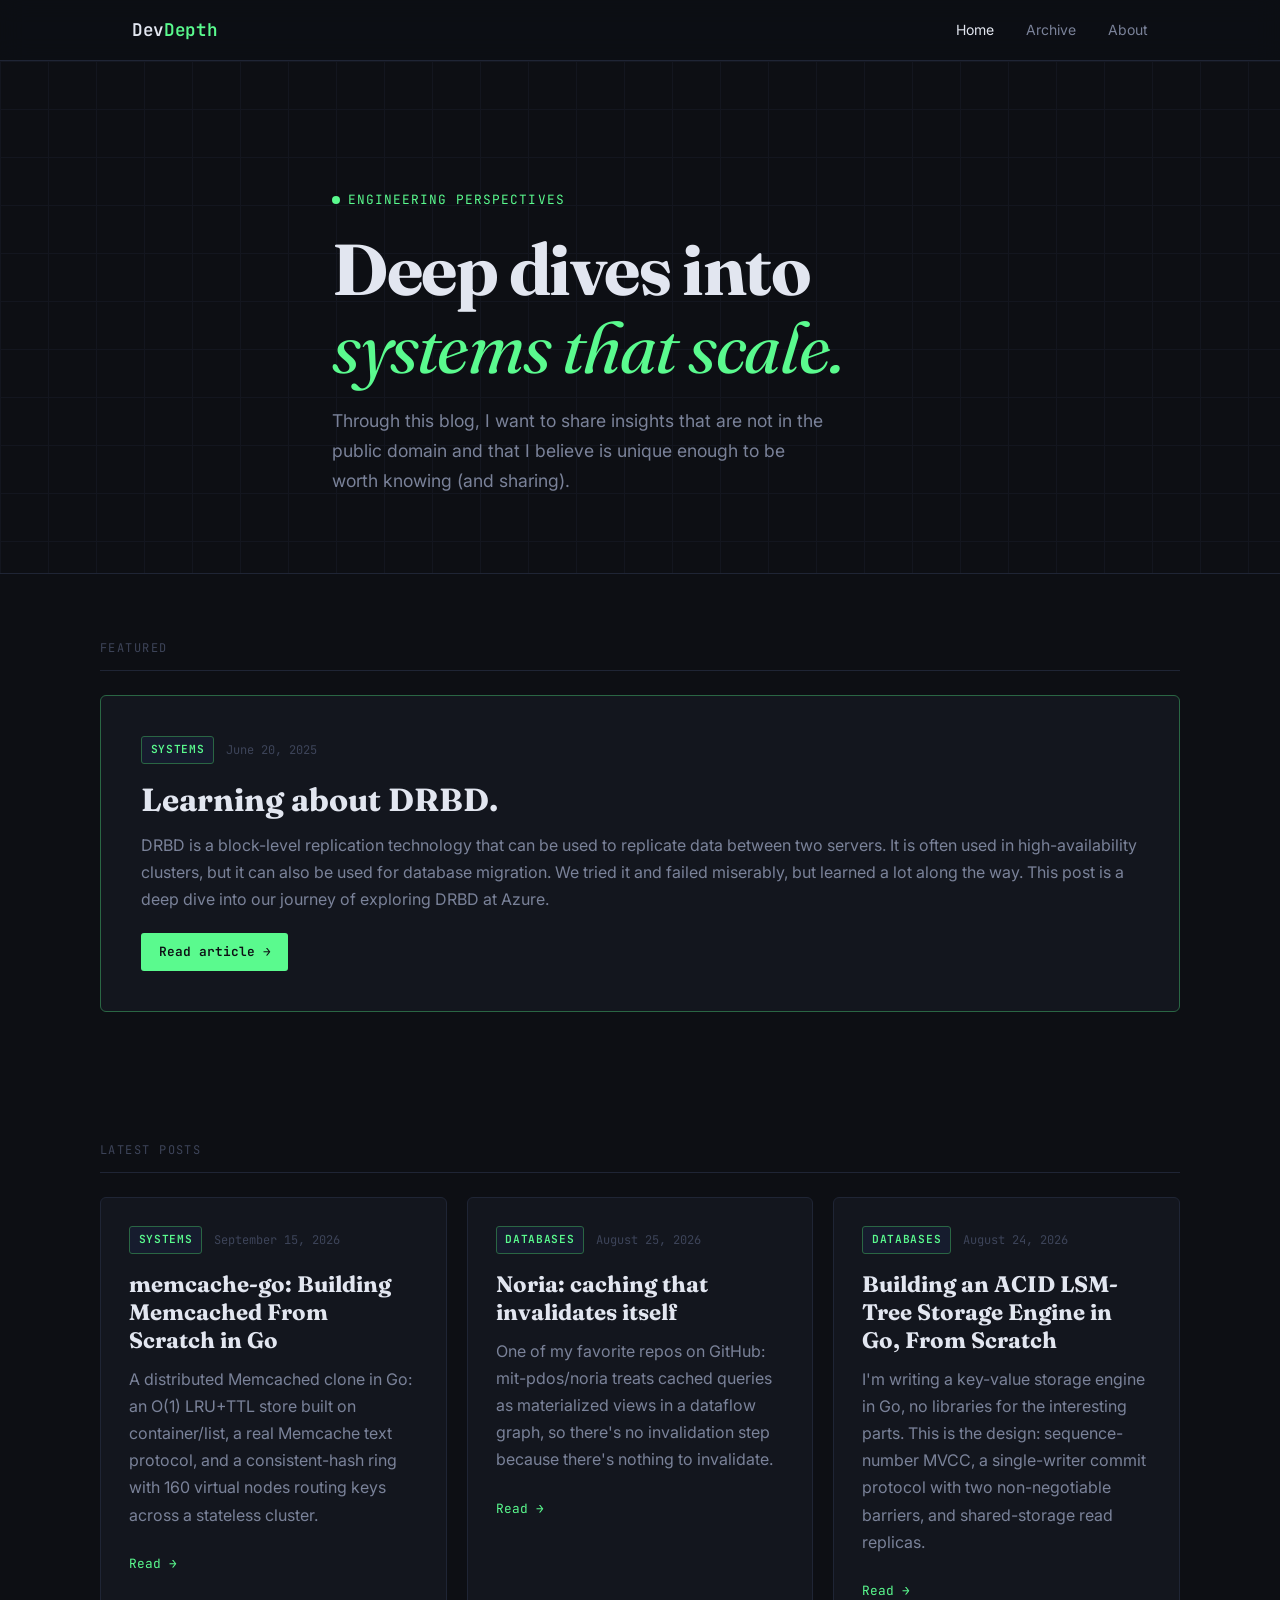
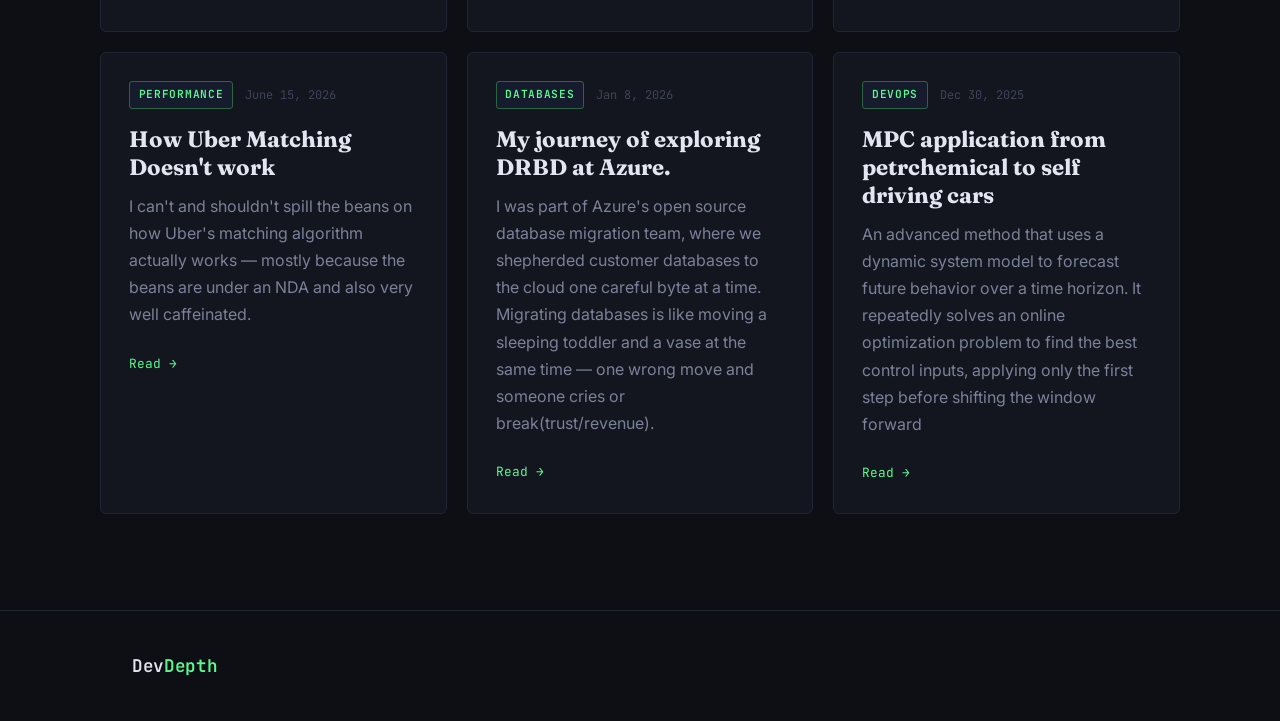
<file: index.html>
<!DOCTYPE html>
<html lang="en">
<head>
  <meta charset="UTF-8" />
  <meta name="viewport" content="width=device-width, initial-scale=1.0" />
  <title>DevDepth — Technical Blog</title>
  <link rel="icon" type="image/png" sizes="32x32" href="assets/favicon-32.png" />
  <link rel="apple-touch-icon" sizes="180x180" href="assets/favicon-180.png" />
  <meta property="og:title" content="DevDepth — Technical Blog" />
  <meta property="og:type" content="website" />
  <meta property="og:url" content="https://sumitdvlp.github.io/" />
  <meta property="og:image" content="https://sumitdvlp.github.io/assets/og-image.png" />
  <meta name="twitter:card" content="summary_large_image" />
  <meta name="twitter:image" content="https://sumitdvlp.github.io/assets/og-image.png" />
  <link rel="stylesheet" href="assets/css/main.css" />
  <link rel="preconnect" href="https://fonts.googleapis.com" />
  <link href="https://fonts.googleapis.com/css2?family=JetBrains+Mono:wght@400;600&family=Inter:wght@400;500;600&family=Fraunces:ital,wght@0,700;1,400&display=swap" rel="stylesheet" />
</head>
<script async
        src="/assets/attn.js"
        data-site="awe312fe"
        data-endpoint="https://outskirts-dimmed-unbiased.ngrok-free.dev/count"></script>

<body>

  <!-- NAV -->
  <header class="site-header">
    <nav class="nav container">
      <a href="index.html" class="nav-logo">Dev<span>Depth</span></a>
      <ul class="nav-links">
        <li><a href="index.html" class="active">Home</a></li>
        <li><a href="archive.html">Archive</a></li>
        <li><a href="about.html">About</a></li>
      </ul>
    </nav>
  </header>

  <!-- HERO -->
  <section class="hero">
    <div class="container hero-inner">
      <p class="hero-eyebrow"><span class="dot"></span> Engineering perspectives</p>
      <h1 class="hero-title">Deep dives into<br /><em>systems that scale.</em></h1>
      <p class="hero-sub">Through this blog, I want to share insights that are not in the public domain and that I believe is unique enough to be worth knowing (and sharing).</p>
    </div>
  </section>

  <!-- FEATURED POST -->
  <section class="section container">
    <p class="section-label">Featured</p>
    <article class="post-card post-card--featured">
      <div class="post-card__meta">
        <span class="tag">Systems</span>
        <span class="post-date">June 20, 2025</span>
      </div>
      <h2 class="post-card__title">
        <a href="posts/all_about_drbd.html">Learning about DRBD.</a>
      </h2>
      <p class="post-card__excerpt">
        DRBD is a block-level replication technology that can be used to replicate data between two servers. It is often used in high-availability clusters, but it can also be used for database migration. We tried it and failed miserably, but learned a lot along the way. This post is a deep dive into our journey of exploring DRBD at Azure.
      </p>
      <a href="posts/all_about_drbd.html" class="btn-read">Read article →</a>
    </article>
  </section>

  <!-- POST GRID -->
  <section class="section container">
    <p class="section-label">Latest posts</p>
    <div class="post-grid" id="post-grid">

      <article class="post-card">
        <div class="post-card__meta">
          <span class="tag">Systems</span>
          <span class="post-date">September 15, 2026</span>
        </div>
        <h3 class="post-card__title"><a href="posts/memcache-go.html">memcache-go: Building Memcached From Scratch in Go</a></h3>
        <p class="post-card__excerpt">A distributed Memcached clone in Go: an O(1) LRU+TTL store built on container/list, a real Memcache text protocol, and a consistent-hash ring with 160 virtual nodes routing keys across a stateless cluster.</p>
        <a href="posts/memcache-go.html" class="post-link">Read →</a>
      </article>

      <article class="post-card">
        <div class="post-card__meta">
          <span class="tag">Databases</span>
          <span class="post-date">August 25, 2026</span>
        </div>
        <h3 class="post-card__title"><a href="posts/noria-dataflow.html">Noria: caching that invalidates itself</a></h3>
        <p class="post-card__excerpt">One of my favorite repos on GitHub: mit-pdos/noria treats cached queries as materialized views in a dataflow graph, so there's no invalidation step because there's nothing to invalidate.</p>
        <a href="posts/noria-dataflow.html" class="post-link">Read →</a>
      </article>

      <article class="post-card">
        <div class="post-card__meta">
          <span class="tag">Databases</span>
          <span class="post-date">August 24, 2026</span>
        </div>
        <h3 class="post-card__title"><a href="posts/lsm-tree-engine.html">Building an ACID LSM-Tree Storage Engine in Go, From Scratch</a></h3>
        <p class="post-card__excerpt">I'm writing a key-value storage engine in Go, no libraries for the interesting parts. This is the design: sequence-number MVCC, a single-writer commit protocol with two non-negotiable barriers, and shared-storage read replicas.</p>
        <a href="posts/lsm-tree-engine.html" class="post-link">Read →</a>
      </article>

      <article class="post-card">
        <div class="post-card__meta">
          <span class="tag">Performance</span>
          <span class="post-date">June 15, 2026</span>
        </div>
        <h3 class="post-card__title"><a href="posts/uber_matching.html">How Uber Matching Doesn't work</a></h3>
        <p class="post-card__excerpt">I can't and shouldn't spill the beans on how Uber's matching algorithm actually works — mostly because the beans are under an NDA and also very well caffeinated.</p>
        <a href="posts/uber_matching.html" class="post-link">Read →</a>
      </article>

      <article class="post-card">
        <div class="post-card__meta">
          <span class="tag">Databases</span>
          <span class="post-date">Jan 8, 2026</span>
        </div>
        <h3 class="post-card__title"><a href="posts/drbd-exploration.html">My journey of exploring DRBD at Azure.</a></h3>
        <p class="post-card__excerpt">I was part of Azure's open source database migration team, where we shepherded customer databases to the cloud one careful byte at a time. Migrating databases is like moving a sleeping toddler and a vase at the same time — one wrong move and someone cries or break(trust/revenue).
        
    </p>
        <a href="posts/drbd-exploration.html" class="post-link">Read →</a>
      </article>

      <article class="post-card">
        <div class="post-card__meta">
          <span class="tag">DevOps</span>
          <span class="post-date">Dec 30, 2025</span>
        </div>
        <h3 class="post-card__title"><a href="posts/mpc.html">MPC application from petrchemical to self driving cars</a></h3>
        <p class="post-card__excerpt">An advanced method that uses a dynamic system model to forecast future behavior over a time horizon. It repeatedly solves an online optimization problem to find the best control inputs, applying only the first step before shifting the window forward</p>
        <a href="posts/mpc.html" class="post-link">Read →</a>
      </article>

    </div>
  </section>

  <footer class="site-footer">
    <div class="container footer-inner">
      <span class="nav-logo">Dev<span>Depth</span></span>
      
    </div>
  </footer>

  <script src="assets/js/main.js"></script>
  <script data-goatcounter="https://sumitsr71.goatcounter.com/count"
        async src="//gc.zgo.at/count.js"></script>
</body>
</html>
</file>
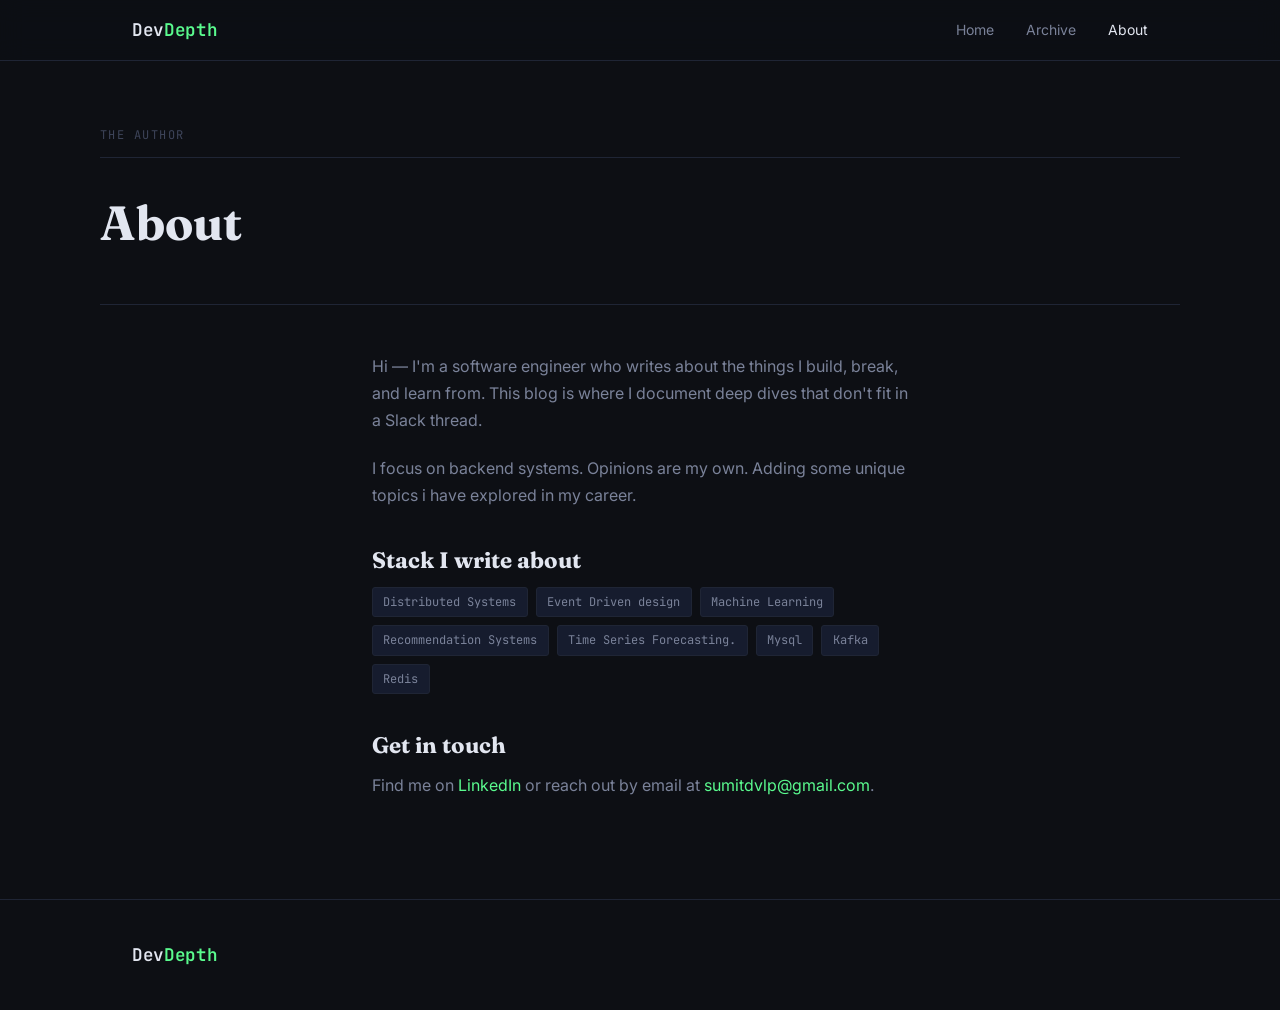
<file: about.html>
<!DOCTYPE html>
<html lang="en">
<head>
  <meta charset="UTF-8" />
  <meta name="viewport" content="width=device-width, initial-scale=1.0" />
  <title>About — DevDepth</title>
  <link rel="icon" type="image/png" sizes="32x32" href="assets/favicon-32.png" />
  <link rel="apple-touch-icon" sizes="180x180" href="assets/favicon-180.png" />
  <meta property="og:title" content="About — DevDepth" />
  <meta property="og:type" content="website" />
  <meta property="og:url" content="https://sumitdvlp.github.io/about.html" />
  <meta property="og:image" content="https://sumitdvlp.github.io/assets/og-image.png" />
  <meta name="twitter:card" content="summary_large_image" />
  <meta name="twitter:image" content="https://sumitdvlp.github.io/assets/og-image.png" />
  <link rel="stylesheet" href="assets/css/main.css" />
  <link rel="preconnect" href="https://fonts.googleapis.com" />
  <link href="https://fonts.googleapis.com/css2?family=JetBrains+Mono:wght@400;600&family=Inter:wght@400;500;600&family=Fraunces:ital,wght@0,700;1,400&display=swap" rel="stylesheet" />
  <style>
    .about-body { max-width: 600px; padding: 3rem var(--gap); }
    .about-body p { color: var(--text-muted); margin-bottom: 1.25rem; }
    .about-body h2 { font-family: var(--font-display); font-size: 1.4rem; margin: 2rem 0 .5rem; }
    .stack-list { display: flex; flex-wrap: wrap; gap: .5rem; list-style: none; padding: 0; margin-bottom: 1.25rem; }
    .stack-list li { font-family: var(--font-mono); font-size: .75rem; background: var(--tag-bg); border: 1px solid var(--border); padding: .25rem .65rem; border-radius: 3px; color: var(--text-muted); }
  </style>
</head>
<body>

  <header class="site-header">
    <nav class="nav container">
      <a href="index.html" class="nav-logo">Dev<span>Depth</span></a>
      <ul class="nav-links">
        <li><a href="index.html">Home</a></li>
        <li><a href="archive.html">Archive</a></li>
        <li><a href="about.html" class="active">About</a></li>
      </ul>
    </nav>
  </header>

  <div class="page-header container">
    <p class="section-label">The author</p>
    <h1 class="page-title">About</h1>
  </div>

  <div class="about-body container">
    <p>
      Hi — I'm a software engineer who writes about the things I build, break, and learn from.
      This blog is where I document deep dives that don't fit in a Slack thread.
    </p>
    <p>
      I focus on backend systems. Opinions are my own.
      Adding some unique topics i have explored in my career.
    </p>

    <h2>Stack I write about</h2>
    <ul class="stack-list">
      <li>Distributed Systems</li><li>Event Driven design</li><li>Machine Learning</li><li>Recommendation Systems</li><li>Time Series Forecasting.</li><li>Mysql</li><li>Kafka</li>
      <li>Redis</li>
    </ul>

    <h2>Get in touch</h2>
    <p>
      Find me on <a href="https://www.linkedin.com/in/sumitdvlp/" style="color:var(--accent)">LinkedIn</a> or reach out
      by email at <a href="mailto:sumitdvlp@gmail.com" style="color:var(--accent)">sumitdvlp@gmail.com</a>.
    </p>
  </div>

  <footer class="site-footer">
    <div class="container footer-inner">
      <span class="nav-logo">Dev<span>Depth</span></span>
      
    </div>
  </footer>

  <script src="assets/js/main.js"></script>
</body>
</html>
</file>
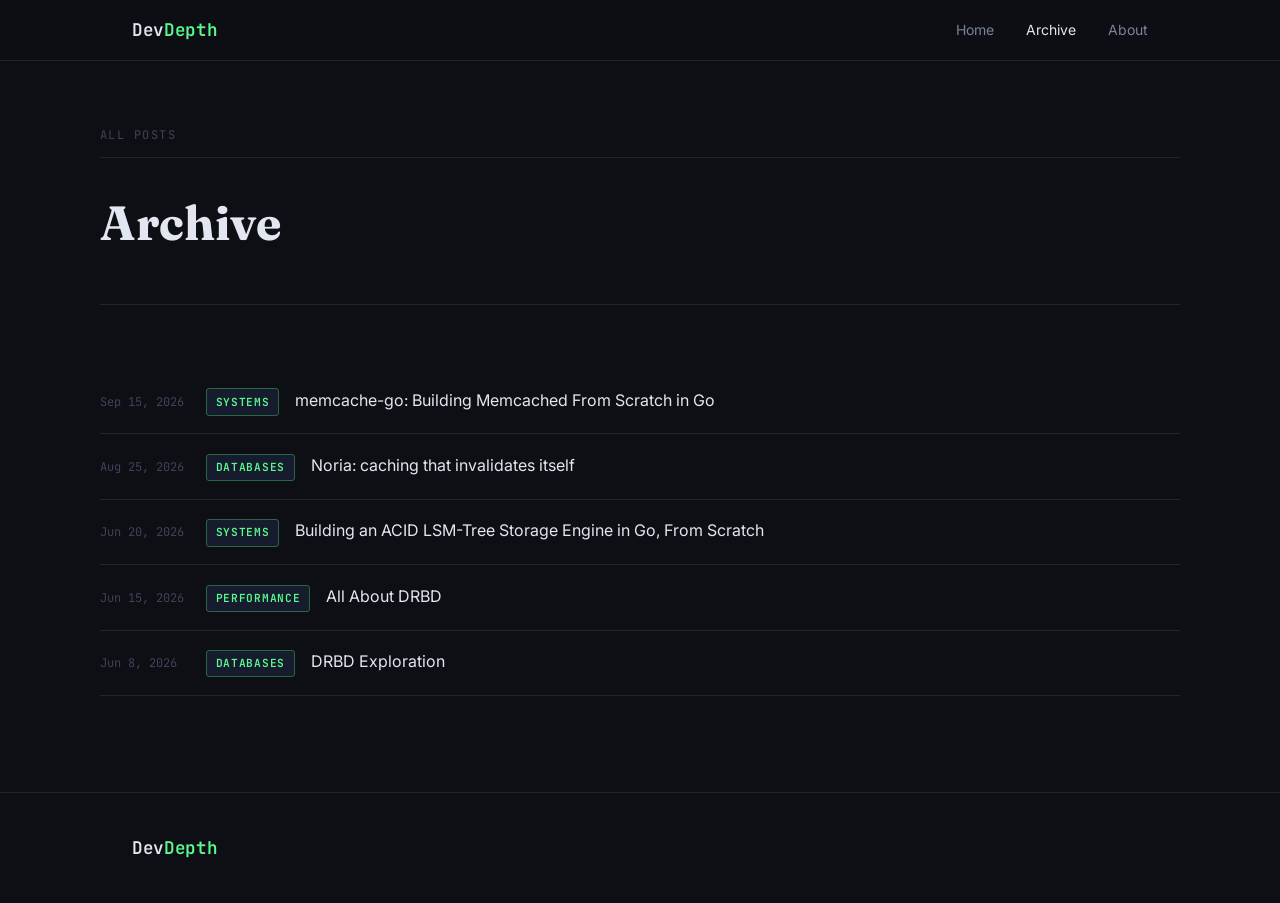
<file: archive.html>
<!DOCTYPE html>
<html lang="en">
<head>
  <meta charset="UTF-8" />
  <meta name="viewport" content="width=device-width, initial-scale=1.0" />
  <title>Archive — DevDepth</title>
  <link rel="icon" type="image/png" sizes="32x32" href="assets/favicon-32.png" />
  <link rel="apple-touch-icon" sizes="180x180" href="assets/favicon-180.png" />
  <meta property="og:title" content="Archive — DevDepth" />
  <meta property="og:type" content="website" />
  <meta property="og:url" content="https://sumitdvlp.github.io/archive.html" />
  <meta property="og:image" content="https://sumitdvlp.github.io/assets/og-image.png" />
  <meta name="twitter:card" content="summary_large_image" />
  <meta name="twitter:image" content="https://sumitdvlp.github.io/assets/og-image.png" />
  <link rel="stylesheet" href="assets/css/main.css" />
  <link rel="preconnect" href="https://fonts.googleapis.com" />
  <link href="https://fonts.googleapis.com/css2?family=JetBrains+Mono:wght@400;600&family=Inter:wght@400;500;600&family=Fraunces:ital,wght@0,700;1,400&display=swap" rel="stylesheet" />
</head>
<body>

  <header class="site-header">
    <nav class="nav container">
      <a href="index.html" class="nav-logo">Dev<span>Depth</span></a>
      <ul class="nav-links">
        <li><a href="index.html">Home</a></li>
        <li><a href="archive.html" class="active">Archive</a></li>
        <li><a href="about.html">About</a></li>
      </ul>
    </nav>
  </header>

  <div class="page-header container">
    <p class="section-label">All posts</p>
    <h1 class="page-title">Archive</h1>
  </div>

  <section class="section container">
    <ul class="archive-list">
      <li class="archive-item">
        <time>Sep 15, 2026</time>
        <span class="tag">Systems</span>
        <a href="posts/memcache-go.html">memcache-go: Building Memcached From Scratch in Go</a>
      </li>
      <li class="archive-item">
        <time>Aug 25, 2026</time>
        <span class="tag">Databases</span>
        <a href="posts/noria-dataflow.html">Noria: caching that invalidates itself</a>
      </li>
      <li class="archive-item">
        <time>Jun 20, 2026</time>
        <span class="tag">Systems</span>
        <a href="posts/lsm-tree-engine.html">Building an ACID LSM-Tree Storage Engine in Go, From Scratch</a>
      </li>
      <li class="archive-item">
        <time>Jun 15, 2026</time>
        <span class="tag">Performance</span>
        <a href="posts/all_about_drbd.html">All About DRBD</a>
      </li>
      <li class="archive-item">
        <time>Jun 8, 2026</time>
        <span class="tag">Databases</span>
        <a href="posts/drbd-exploration.html">DRBD Exploration</a>
      </li>
    </ul>
  </section>

  <footer class="site-footer">
    <div class="container footer-inner">
      <span class="nav-logo">Dev<span>Depth</span></span>
      
    </div>
  </footer>

  <script src="assets/js/main.js"></script>
</body>
</html>
</file>
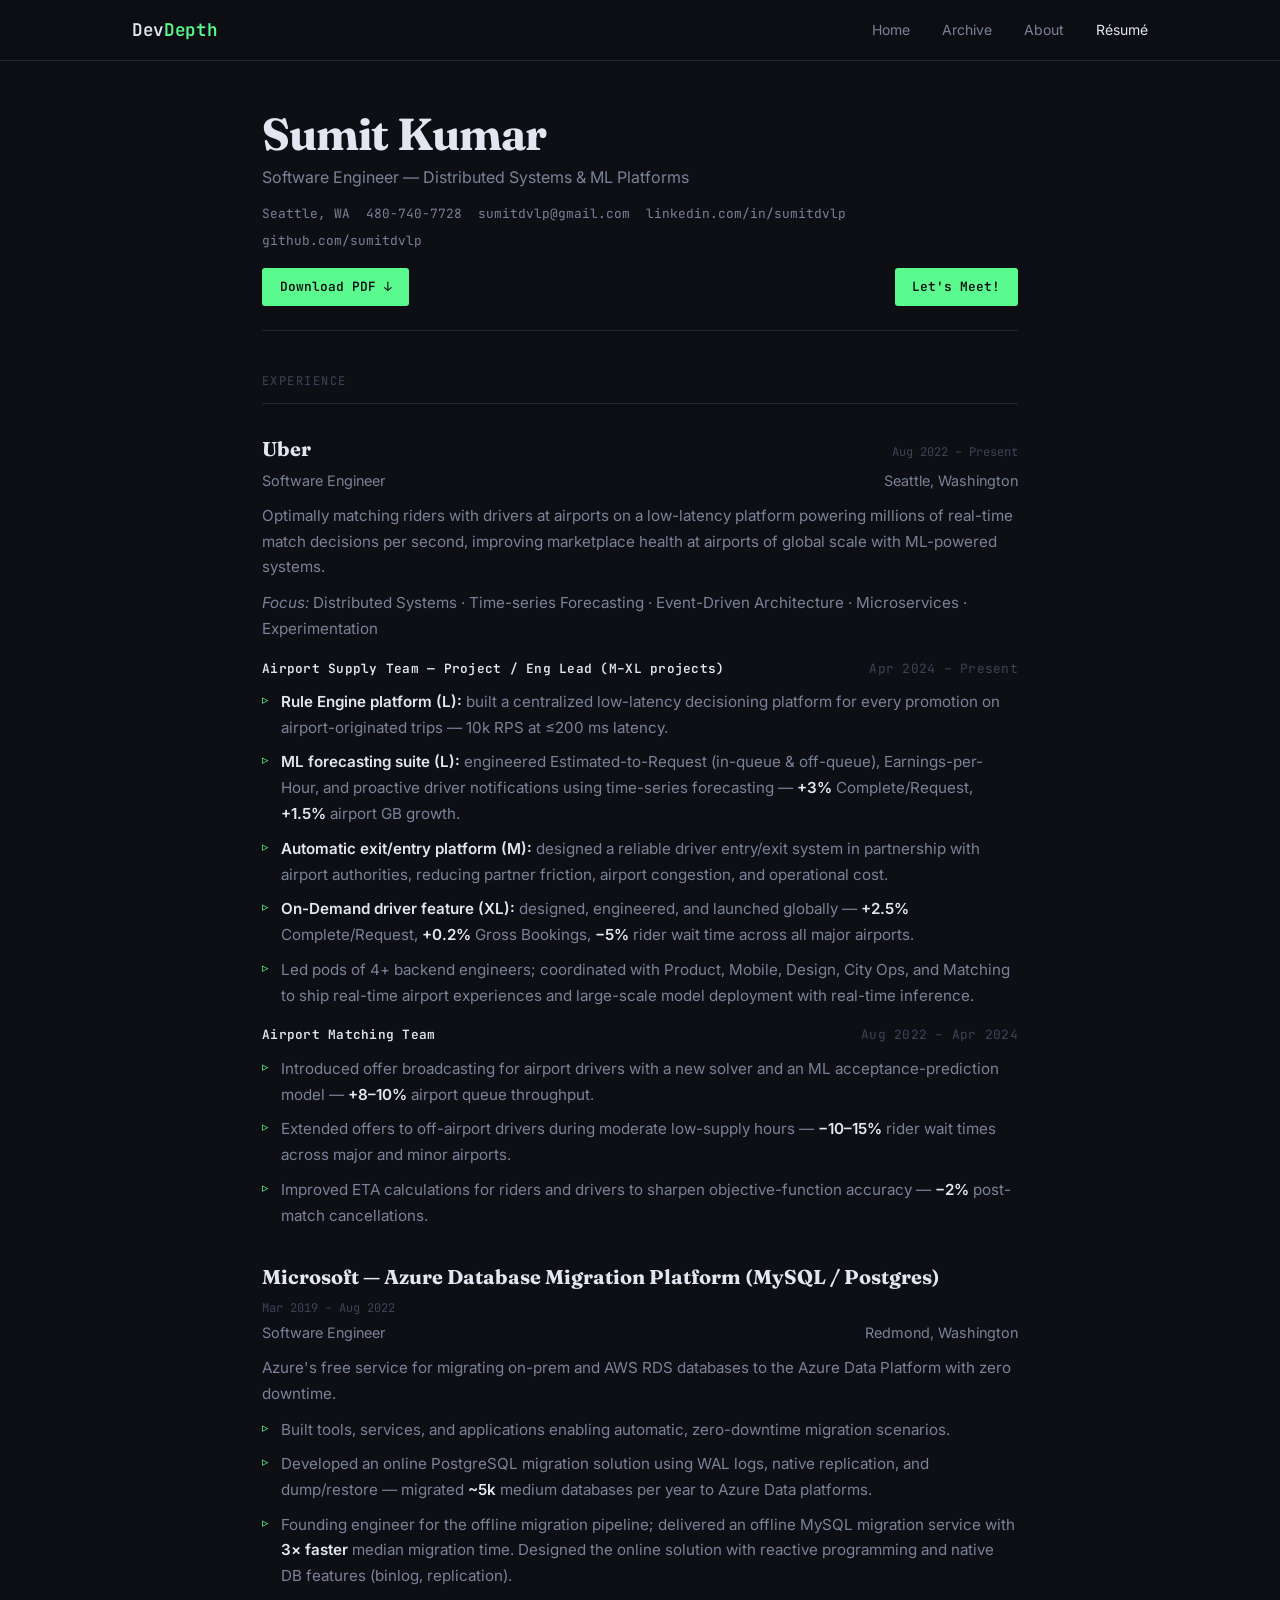
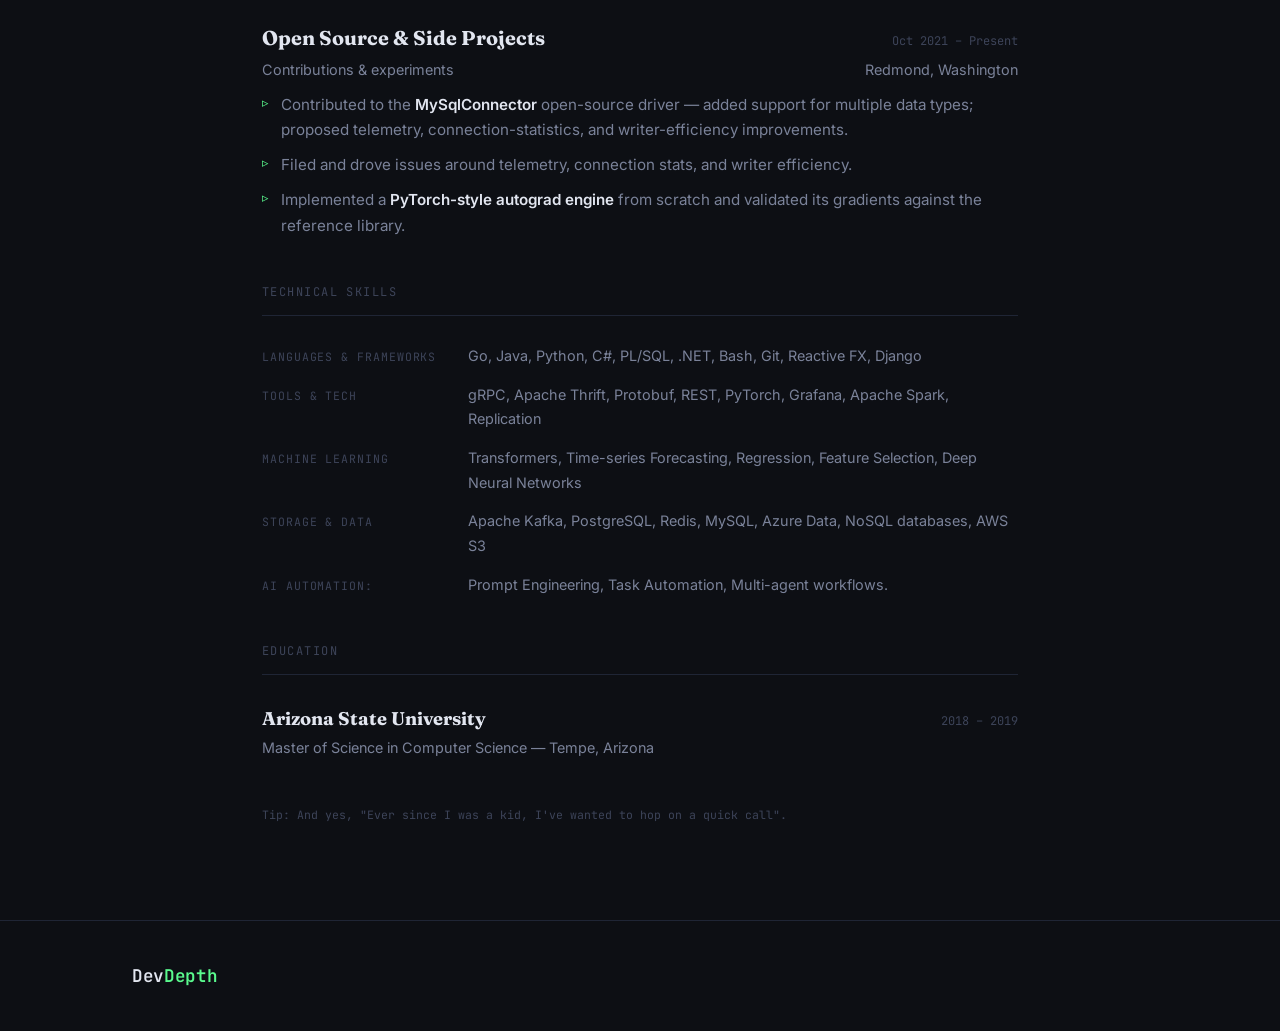
<file: resume.html>
<!DOCTYPE html>
<html lang="en">
<head>
  <meta charset="UTF-8" />
  <meta name="viewport" content="width=device-width, initial-scale=1.0" />
  <title>Résumé — Sumit Kumar</title>
  <link rel="icon" type="image/png" sizes="32x32" href="assets/favicon-32.png" />
  <link rel="apple-touch-icon" sizes="180x180" href="assets/favicon-180.png" />
  <meta property="og:title" content="Résumé — Sumit Kumar" />
  <meta property="og:type" content="website" />
  <meta property="og:url" content="https://sumitdvlp.github.io/resume.html" />
  <meta property="og:image" content="https://sumitdvlp.github.io/assets/og-image.png" />
  <meta name="twitter:card" content="summary_large_image" />
  <meta name="twitter:image" content="https://sumitdvlp.github.io/assets/og-image.png" />
  <link rel="stylesheet" href="assets/css/main.css" />
  <link rel="preconnect" href="https://fonts.googleapis.com" />
  <link href="https://fonts.googleapis.com/css2?family=JetBrains+Mono:wght@400;600&family=Inter:wght@400;500;600&family=Fraunces:ital,wght@0,700;1,400&display=swap" rel="stylesheet" />
  <style>
    .resume { max-width: 820px; padding: 3rem var(--gap) 4rem; }

    .resume-top {
      display: flex; flex-wrap: wrap; align-items: flex-end;
      justify-content: space-between; gap: 1rem;
      padding-bottom: 1.5rem; margin-bottom: 2.5rem;
      border-bottom: 1px solid var(--border);
    }
    .resume-name {
      font-family: var(--font-display);
      font-size: clamp(2rem, 5vw, 2.8rem);
      font-weight: 700; line-height: 1.1; letter-spacing: -.02em;
    }
    .resume-role { color: var(--text-muted); font-size: 1rem; margin-top: .35rem; }
    .resume-contact {
      display: flex; flex-wrap: wrap; gap: .35rem 1rem;
      font-family: var(--font-mono); font-size: .8rem;
      color: var(--text-muted);
    }
    .resume-contact a { color: var(--text-muted); transition: color .2s; }
    .resume-contact a:hover { color: var(--accent); }

    .dl-btn {
      display: inline-block;
      font-family: var(--font-mono); font-size: .8rem; font-weight: 600;
      color: var(--bg); background: var(--accent);
      padding: .5rem 1.1rem; border-radius: 3px;
      transition: opacity .2s;
    }
    .dl-btn:hover { opacity: .85; }

    .resume-section { margin-bottom: 2.75rem; }
    .resume-section > .section-label { margin-bottom: 1.75rem; }

    .job { margin-bottom: 2rem; }
    .job:last-child { margin-bottom: 0; }
    .job-head {
      display: flex; flex-wrap: wrap; align-items: baseline;
      justify-content: space-between; gap: .25rem 1rem;
    }
    .job-org { font-family: var(--font-display); font-size: 1.25rem; font-weight: 700; }
    .job-dates { font-family: var(--font-mono); font-size: .75rem; color: var(--text-faint); white-space: nowrap; }
    .job-sub {
      display: flex; flex-wrap: wrap; align-items: baseline;
      justify-content: space-between; gap: .25rem 1rem;
      color: var(--text-muted); font-size: .9rem; margin-top: .15rem;
    }
    .job-sub em { color: var(--accent); font-style: normal; }
    .job-blurb { color: var(--text-muted); font-size: .95rem; margin: .6rem 0 .25rem; }

    .role-block { margin-top: 1rem; }
    .role-title {
      font-family: var(--font-mono); font-size: .8rem; font-weight: 600;
      color: var(--text); letter-spacing: .02em;
      display: flex; flex-wrap: wrap; justify-content: space-between; gap: .25rem 1rem;
    }
    .role-title span { color: var(--text-faint); font-weight: 400; }

    .resume ul { list-style: none; padding: 0; margin: .6rem 0 0; }
    .resume ul li {
      position: relative; padding-left: 1.2rem;
      color: var(--text-muted); font-size: .95rem; margin-bottom: .55rem;
    }
    .resume ul li::before {
      content: '▹'; position: absolute; left: 0;
      color: var(--accent); font-size: .8rem;
    }
    .resume ul li strong { color: var(--text); font-weight: 600; }

    .skills-grid { display: grid; gap: .9rem; }
    .skills-row { display: grid; grid-template-columns: 190px 1fr; gap: 1rem; align-items: baseline; }
    .skills-row dt {
      font-family: var(--font-mono); font-size: .72rem; text-transform: uppercase;
      letter-spacing: .08em; color: var(--text-faint);
    }
    .skills-row dd { color: var(--text-muted); font-size: .9rem; }

    .edu-head {
      display: flex; flex-wrap: wrap; align-items: baseline;
      justify-content: space-between; gap: .25rem 1rem;
    }
    .edu-school { font-family: var(--font-display); font-size: 1.15rem; font-weight: 700; }
    .edu-meta { color: var(--text-muted); font-size: .9rem; margin-top: .15rem; }

    @media (max-width: 560px) {
      .skills-row { grid-template-columns: 1fr; gap: .2rem; }
    }

    /* ─── PRINT ─────────────────────────────────────────────── */
    @media print {
      .site-header, .site-footer, .dl-btn, .print-hint { display: none !important; }
      body { background: #fff; color: #111; font-size: 11px; line-height: 1.4; }
      .resume { max-width: none; padding: 0; }
      .resume-name, .job-org, .edu-school, .job-sub em { color: #111; }
      .section-label { color: #555; border-color: #ccc; }
      .resume ul li, .job-blurb, .job-sub, .resume-role, .resume-contact,
      .skills-row dd, .edu-meta { color: #333; }
      .resume ul li::before, .role-title span, .job-dates,
      .skills-row dt, .section-label { color: #666; }
      .resume ul li strong, .resume ul li, .role-title { color: #111; }
      .resume-top, .section-label { border-color: #ccc; }
      .resume-section { margin-bottom: 1.4rem; page-break-inside: avoid; }
      .job, .role-block { page-break-inside: avoid; }
      a { color: #111 !important; text-decoration: none; }
    }
  </style>
</head>
<body>

  <header class="site-header">
    <nav class="nav container">
      <a href="index.html" class="nav-logo">Dev<span>Depth</span></a>
      <ul class="nav-links">
        <li><a href="index.html">Home</a></li>
        <li><a href="archive.html">Archive</a></li>
        <li><a href="about.html">About</a></li>
        <li><a href="resume.html" class="active">Résumé</a></li>
      </ul>
    </nav>
  </header>

  <main class="resume container">

    <div class="resume-top">
      <div>
        <h1 class="resume-name">Sumit Kumar</h1>
        <p class="resume-role">Software Engineer — Distributed Systems &amp; ML Platforms</p>
        <div class="resume-contact" style="margin-top:.75rem">
          <span>Seattle, WA</span>
          <a href="tel:+14807407728">480-740-7728</a>
          <a href="mailto:sumitdvlp@gmail.com">sumitdvlp@gmail.com</a>
          <a href="https://www.linkedin.com/in/sumitdvlp/">linkedin.com/in/sumitdvlp</a>
          <a href="https://github.com/sumitdvlp">github.com/sumitdvlp</a>
        </div>
      </div>
      <a class="dl-btn" href="assets/Sumit_Kumar_Uber_Azure.pdf" download>Download PDF ↓</a>
      <a class="dl-btn" href="https://calendly.com/sumitsr71/jpfam">Let's Meet!</a>
    </div>

    <section class="resume-section">
      <p class="section-label">Experience</p>

      <div class="job">
        <div class="job-head">
          <span class="job-org">Uber</span>
          <span class="job-dates">Aug 2022 – Present</span>
        </div>
        <div class="job-sub">
          <span>Software Engineer</span>
          <span>Seattle, Washington</span>
        </div>
        <p class="job-blurb">
          Optimally matching riders with drivers at airports on a low-latency platform powering
          millions of real-time match decisions per second, improving marketplace health at
          airports of global scale with ML-powered systems.
        </p>
        <p class="job-blurb"><em>Focus:</em> Distributed Systems · Time-series Forecasting · Event-Driven Architecture · Microservices · Experimentation</p>

        <div class="role-block">
          <p class="role-title">Airport Supply Team — Project / Eng Lead (M–XL projects) <span>Apr 2024 – Present</span></p>
          <ul>
            <li><strong>Rule Engine platform (L):</strong> built a centralized low-latency decisioning platform for every promotion on airport-originated trips — 10k RPS at ≤200 ms latency.</li>
            <li><strong>ML forecasting suite (L):</strong> engineered Estimated-to-Request (in-queue &amp; off-queue), Earnings-per-Hour, and proactive driver notifications using time-series forecasting — <strong>+3%</strong> Complete/Request, <strong>+1.5%</strong> airport GB growth.</li>
            <li><strong>Automatic exit/entry platform (M):</strong> designed a reliable driver entry/exit system in partnership with airport authorities, reducing partner friction, airport congestion, and operational cost.</li>
            <li><strong>On-Demand driver feature (XL):</strong> designed, engineered, and launched globally — <strong>+2.5%</strong> Complete/Request, <strong>+0.2%</strong> Gross Bookings, <strong>−5%</strong> rider wait time across all major airports.</li>
            <li>Led pods of 4+ backend engineers; coordinated with Product, Mobile, Design, City Ops, and Matching to ship real-time airport experiences and large-scale model deployment with real-time inference.</li>
          </ul>
        </div>

        <div class="role-block">
          <p class="role-title">Airport Matching Team <span>Aug 2022 – Apr 2024</span></p>
          <ul>
            <li>Introduced offer broadcasting for airport drivers with a new solver and an ML acceptance-prediction model — <strong>+8–10%</strong> airport queue throughput.</li>
            <li>Extended offers to off-airport drivers during moderate low-supply hours — <strong>−10–15%</strong> rider wait times across major and minor airports.</li>
            <li>Improved ETA calculations for riders and drivers to sharpen objective-function accuracy — <strong>−2%</strong> post-match cancellations.</li>
          </ul>
        </div>
      </div>

      <div class="job">
        <div class="job-head">
          <span class="job-org">Microsoft — Azure Database Migration Platform (MySQL / Postgres)</span>
          <span class="job-dates">Mar 2019 – Aug 2022</span>
        </div>
        <div class="job-sub">
          <span>Software Engineer</span>
          <span>Redmond, Washington</span>
        </div>
        <p class="job-blurb">
          Azure's free service for migrating on-prem and AWS RDS databases to the Azure Data
          Platform with zero downtime.
        </p>
        <ul>
          <li>Built tools, services, and applications enabling automatic, zero-downtime migration scenarios.</li>
          <li>Developed an online PostgreSQL migration solution using WAL logs, native replication, and dump/restore — migrated <strong>~5k</strong> medium databases per year to Azure Data platforms.</li>
          <li>Founding engineer for the offline migration pipeline; delivered an offline MySQL migration service with <strong>3× faster</strong> median migration time. Designed the online solution with reactive programming and native DB features (binlog, replication).</li>
        </ul>
      </div>

      <div class="job">
        <div class="job-head">
          <span class="job-org">Open Source &amp; Side Projects</span>
          <span class="job-dates">Oct 2021 – Present</span>
        </div>
        <div class="job-sub">
          <span>Contributions &amp; experiments</span>
          <span>Redmond, Washington</span>
        </div>
        <ul>
          <li>Contributed to the <strong>MySqlConnector</strong> open-source driver — added support for multiple data types; proposed telemetry, connection-statistics, and writer-efficiency improvements.</li>
          <li>Filed and drove issues around telemetry, connection stats, and writer efficiency.</li>
          <li>Implemented a <strong>PyTorch-style autograd engine</strong> from scratch and validated its gradients against the reference library.</li>
        </ul>
      </div>
    </section>

    <section class="resume-section">
      <p class="section-label">Technical Skills</p>
      <dl class="skills-grid">
        <div class="skills-row">
          <dt>Languages &amp; Frameworks</dt>
          <dd>Go, Java, Python, C#, PL/SQL, .NET, Bash, Git, Reactive FX, Django</dd>
        </div>
        <div class="skills-row">
          <dt>Tools &amp; Tech</dt>
          <dd>gRPC, Apache Thrift, Protobuf, REST, PyTorch, Grafana, Apache Spark, Replication</dd>
        </div>
        <div class="skills-row">
          <dt>Machine Learning</dt>
          <dd>Transformers, Time-series Forecasting, Regression, Feature Selection, Deep Neural Networks</dd>
        </div>
        <div class="skills-row">
          <dt>Storage &amp; Data</dt>
          <dd>Apache Kafka, PostgreSQL, Redis, MySQL, Azure Data, NoSQL databases, AWS S3</dd>
        </div>
                <div class="skills-row">
          <dt>AI Automation:</dt>
          <dd>Prompt Engineering, Task Automation, Multi-agent workflows.</dd>
        </div>
      </dl>
    </section>

    <section class="resume-section">
      <p class="section-label">Education</p>
      <div class="edu-head">
        <span class="edu-school">Arizona State University</span>
        <span class="job-dates">2018 – 2019</span>
      </div>
      <p class="edu-meta">Master of Science in Computer Science — Tempe, Arizona</p>
    </section>

    <p class="print-hint" style="font-family:var(--font-mono);font-size:.72rem;color:var(--text-faint)">
      Tip: And yes, "Ever since I was a kid, I've wanted to hop on a <a href="https://calendly.com/sumitsr71/jpfam">quick call</a>".
    </p>

  </main>

  <footer class="site-footer">
    <div class="container footer-inner">
      <span class="nav-logo">Dev<span>Depth</span></span>
    </div>
  </footer>

  <script src="assets/js/main.js"></script>
</body>
</html>
</file>
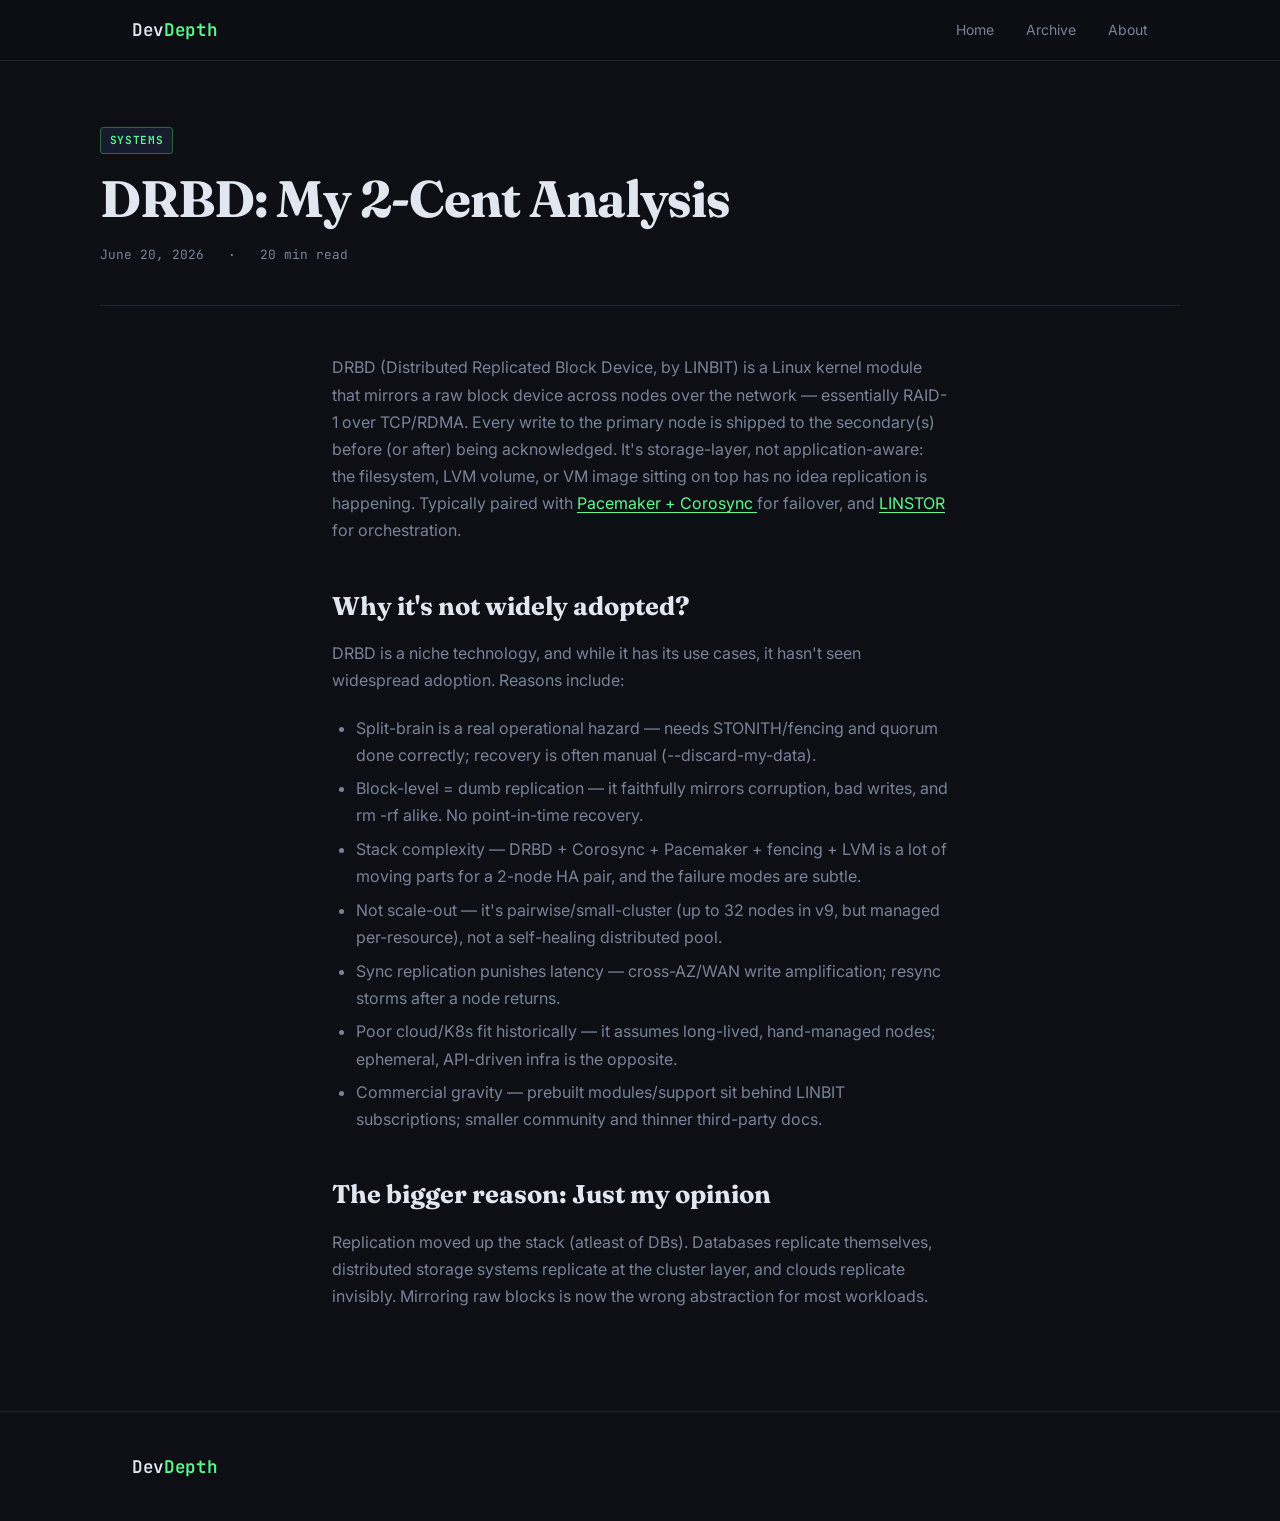
<file: posts/all_about_drbd.html>
<!DOCTYPE html>
<html lang="en">
<head>
  <meta charset="UTF-8" />
  <meta name="viewport" content="width=device-width, initial-scale=1.0" />
  <title>DRBD: My 2-Cent Analysis — DevDepth</title>
  <link rel="icon" type="image/png" sizes="32x32" href="../assets/favicon-32.png" />
  <link rel="apple-touch-icon" sizes="180x180" href="../assets/favicon-180.png" />
  <meta property="og:title" content="DRBD: My 2-Cent Analysis — DevDepth" />
  <meta property="og:type" content="article" />
  <meta property="og:url" content="https://sumitdvlp.github.io/posts/all_about_drbd.html" />
  <meta property="og:image" content="https://sumitdvlp.github.io/assets/og-image.png" />
  <meta name="twitter:card" content="summary_large_image" />
  <meta name="twitter:image" content="https://sumitdvlp.github.io/assets/og-image.png" />
  <link rel="stylesheet" href="../assets/css/main.css" />
  <link rel="preconnect" href="https://fonts.googleapis.com" />
  <link href="https://fonts.googleapis.com/css2?family=JetBrains+Mono:wght@400;600&family=Inter:wght@400;500;600&family=Fraunces:ital,wght@0,700;1,400&display=swap" rel="stylesheet" />
</head>
<body>

  <header class="site-header">
    <nav class="nav container">
      <a href="../index.html" class="nav-logo">Dev<span>Depth</span></a>
      <ul class="nav-links">
        <li><a href="../index.html">Home</a></li>
        <li><a href="../archive.html">Archive</a></li>
        <li><a href="../about.html">About</a></li>
      </ul>
    </nav>
  </header>

  <!-- ARTICLE HEADER -->
  <div class="article-header container">
    <span class="tag">Systems</span>
    <h1 class="article-title">DRBD: My 2-Cent Analysis</h1>
    <div class="article-meta">
      <span>June 20, 2026</span>
      <span>·</span>
      <span>20 min read</span>
    </div>
  </div>

  <!-- ARTICLE BODY -->
  <main class="article-body">

        <p>DRBD (Distributed Replicated Block Device, by LINBIT) is a Linux kernel module that mirrors a raw block device across nodes over the network — essentially RAID-1 over TCP/RDMA. Every write to the primary node is shipped to the secondary(s) before (or after) being acknowledged. It's storage-layer, not application-aware: the filesystem, LVM volume, or VM image sitting on top has no idea replication is happening. Typically paired with <a href="https://oneuptime.com/blog/post/2026-03-02-active-passive-failover-pacemaker-ubuntu/view" > Pacemaker + Corosync </a> for failover, and <a href="https://github.com/LINBIT/linstor-server">LINSTOR</a> for orchestration.</p>

        <h2>Why it's not widely adopted?</h2>
        <p>DRBD is a niche technology, and while it has its use cases, it hasn't seen widespread adoption. Reasons include:</p>
        <ul>
          <li>Split-brain is a real operational hazard — needs STONITH/fencing and quorum done correctly; recovery is often manual (--discard-my-data).</li>
          <li>Block-level = dumb replication — it faithfully mirrors corruption, bad writes, and rm -rf alike. No point-in-time recovery.</li>
          <li>Stack complexity — DRBD + Corosync + Pacemaker + fencing + LVM is a lot of moving parts for a 2-node HA pair, and the failure modes are subtle.</li>
          <li>Not scale-out — it's pairwise/small-cluster (up to 32 nodes in v9, but managed per-resource), not a self-healing distributed pool.</li>
          <li>Sync replication punishes latency — cross-AZ/WAN write amplification; resync storms after a node returns.</li>
          <li>Poor cloud/K8s fit historically — it assumes long-lived, hand-managed nodes; ephemeral, API-driven infra is the opposite. </li>
          <li>Commercial gravity — prebuilt modules/support sit behind LINBIT subscriptions; smaller community and thinner third-party docs.</li>
        </ul>
        <h2> The bigger reason: Just my opinion</h2>
        <p>Replication moved up the stack (atleast of DBs). Databases replicate themselves, distributed storage systems replicate at the cluster layer, and clouds replicate invisibly. Mirroring raw blocks is now the wrong abstraction for most workloads.</p>

  </main>

  <footer class="site-footer">
    <div class="container footer-inner">
      <a href="../index.html" class="nav-logo">Dev<span>Depth</span></a>
      
    </div>
  </footer>

  <script src="../assets/js/main.js"></script>
</body>
</html>
</file>
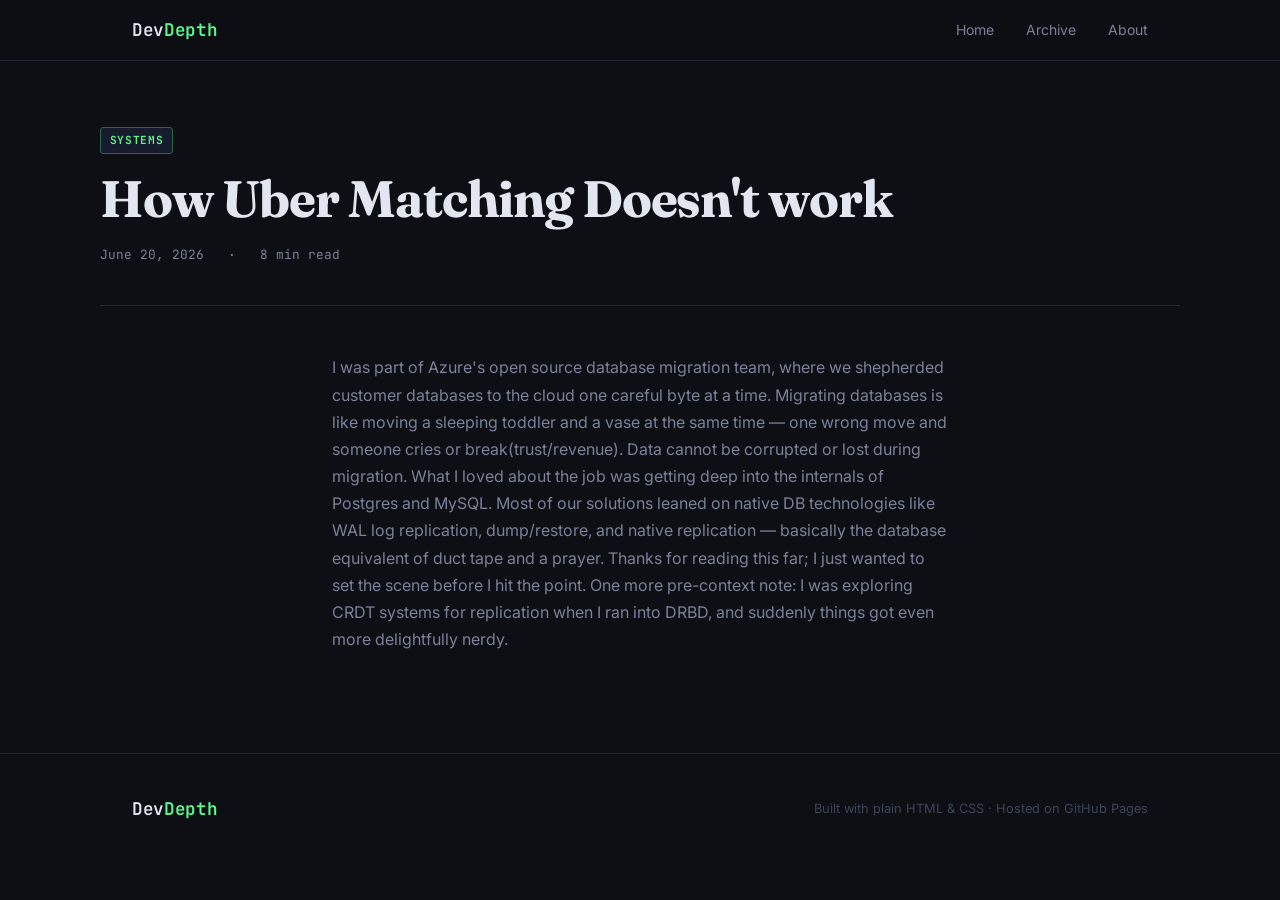
<file: posts/drbd-exploration.html>
<!DOCTYPE html>
<html lang="en">
<head>
  <meta charset="UTF-8" />
  <meta name="viewport" content="width=device-width, initial-scale=1.0" />
  <title>Getting Started — DevDepth</title>
  <link rel="stylesheet" href="../assets/css/main.css" />
  <link rel="preconnect" href="https://fonts.googleapis.com" />
  <link href="https://fonts.googleapis.com/css2?family=JetBrains+Mono:wght@400;600&family=Inter:wght@400;500;600&family=Fraunces:ital,wght@0,700;1,400&display=swap" rel="stylesheet" />
</head>
<body>

  <header class="site-header">
    <nav class="nav container">
      <a href="../index.html" class="nav-logo">Dev<span>Depth</span></a>
      <ul class="nav-links">
        <li><a href="../index.html">Home</a></li>
        <li><a href="../archive.html">Archive</a></li>
        <li><a href="../about.html">About</a></li>
      </ul>
    </nav>
  </header>

  <!-- ARTICLE HEADER -->
  <div class="article-header container">
    <span class="tag">Systems</span>
    <h1 class="article-title">How Uber Matching Doesn't work</h1>
    <div class="article-meta">
      <span>June 20, 2026</span>
      <span>·</span>
      <span>8 min read</span>
    </div>
  </div>

  <!-- ARTICLE BODY -->
  <main class="article-body">

    <p>
I was part of Azure's open source database migration team, where we shepherded customer databases to the cloud one careful byte at a time. Migrating databases is like moving a sleeping toddler and a vase at the same time — one wrong move and someone cries or break(trust/revenue). Data cannot be corrupted or lost during migration.
        What I loved about the job was getting deep into the internals of Postgres and MySQL. Most of our solutions leaned on native DB technologies like WAL log replication, dump/restore, and native replication — basically the database equivalent of duct tape and a prayer.

      Thanks for reading this far; I just wanted to set the scene before I hit the point.

      One more pre-context note: I was exploring CRDT systems for replication when I ran into DRBD, and suddenly things got even more delightfully nerdy.
    </p>

  </main>

  <footer class="site-footer">
    <div class="container footer-inner">
      <a href="../index.html" class="nav-logo">Dev<span>Depth</span></a>
      <p>Built with plain HTML &amp; CSS · Hosted on GitHub Pages</p>
    </div>
  </footer>

  <script src="../assets/js/main.js"></script>
</body>
</html>
</file>
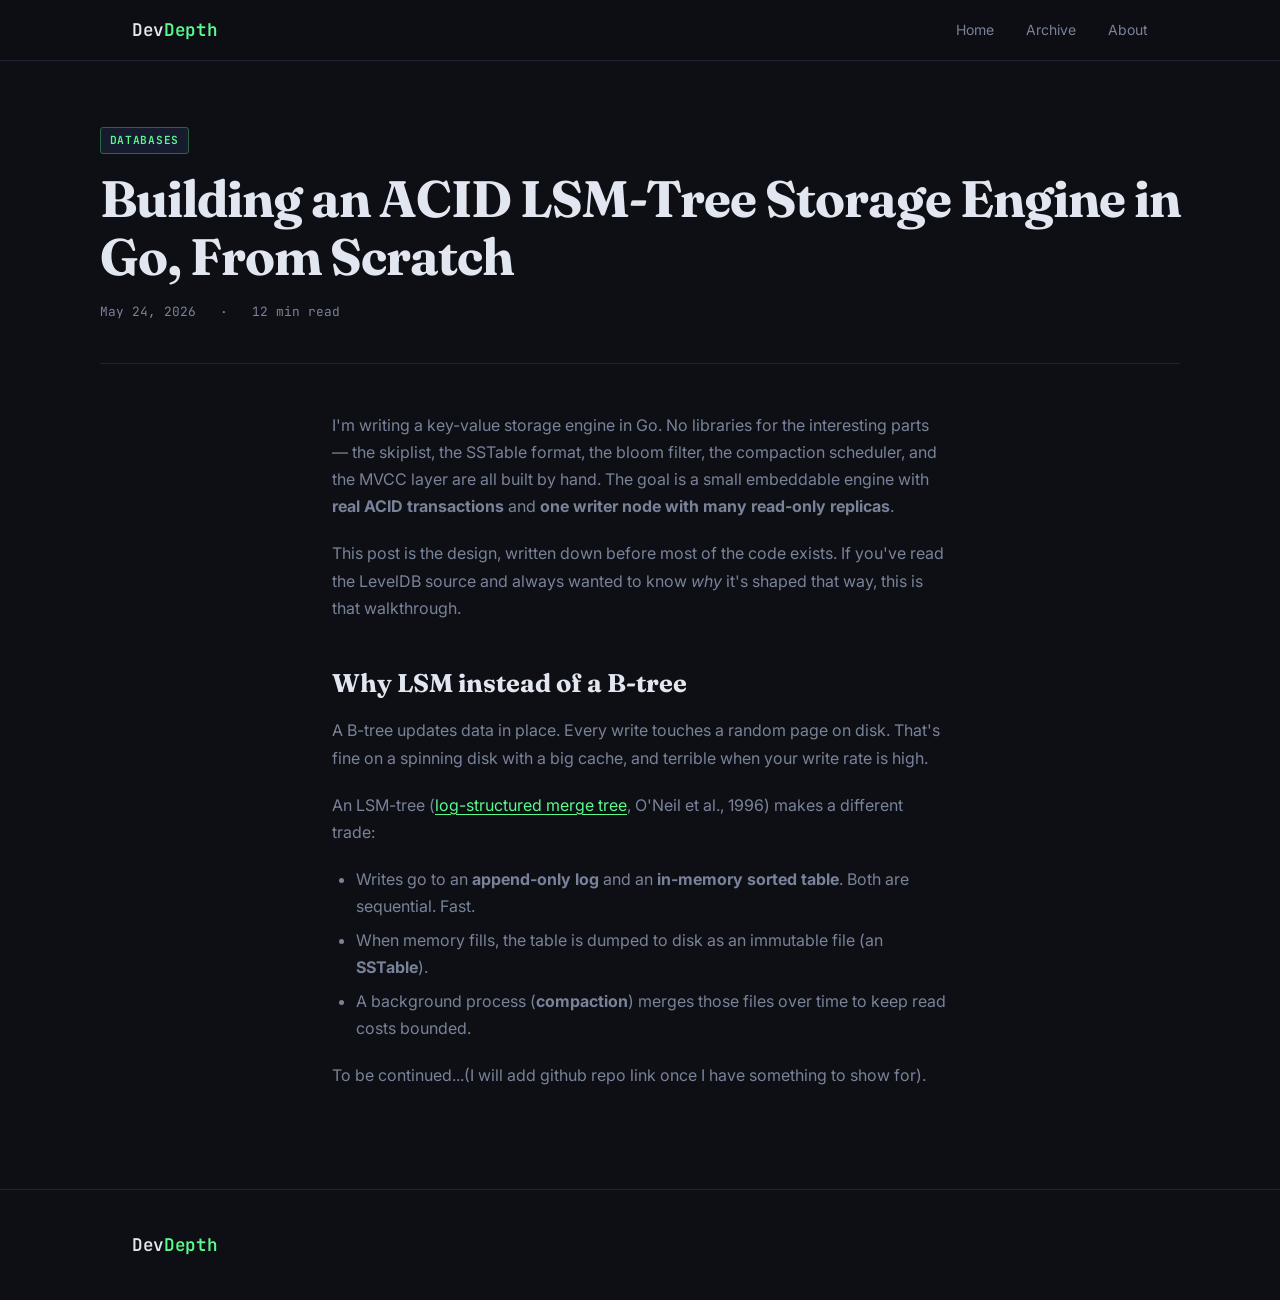
<file: posts/lsm-tree-engine.html>
<!DOCTYPE html>
<html lang="en">
<head>
  <meta charset="UTF-8" />
  <meta name="viewport" content="width=device-width, initial-scale=1.0" />
  <title>Building an ACID LSM-Tree Storage Engine in Go, From Scratch — DevDepth</title>
  <link rel="icon" type="image/png" sizes="32x32" href="../assets/favicon-32.png" />
  <link rel="apple-touch-icon" sizes="180x180" href="../assets/favicon-180.png" />
  <meta property="og:title" content="Building an ACID LSM-Tree Storage Engine in Go, From Scratch — DevDepth" />
  <meta property="og:type" content="article" />
  <meta property="og:url" content="https://sumitdvlp.github.io/posts/lsm-tree-engine.html" />
  <meta property="og:image" content="https://sumitdvlp.github.io/assets/og-image.png" />
  <meta name="twitter:card" content="summary_large_image" />
  <meta name="twitter:image" content="https://sumitdvlp.github.io/assets/og-image.png" />
  <link rel="stylesheet" href="../assets/css/main.css" />
  <link rel="preconnect" href="https://fonts.googleapis.com" />
  <link href="https://fonts.googleapis.com/css2?family=JetBrains+Mono:wght@400;600&family=Inter:wght@400;500;600&family=Fraunces:ital,wght@0,700;1,400&display=swap" rel="stylesheet" />
</head>
<body>

  <header class="site-header">
    <nav class="nav container">
      <a href="../index.html" class="nav-logo">Dev<span>Depth</span></a>
      <ul class="nav-links">
        <li><a href="../index.html">Home</a></li>
        <li><a href="../archive.html">Archive</a></li>
        <li><a href="../about.html">About</a></li>
      </ul>
    </nav>
  </header>

  <div class="article-header container">
    <span class="tag">Databases</span>
    <h1 class="article-title">Building an ACID LSM-Tree Storage Engine in Go, From Scratch</h1>
    <div class="article-meta">
      <span>May 24, 2026</span>
      <span>·</span>
      <span>12 min read</span>
    </div>
  </div>

  <main class="article-body">

    <p>I'm writing a key-value storage engine in Go. No libraries for the interesting parts — the skiplist, the SSTable format, the bloom filter, the compaction scheduler, and the MVCC layer are all built by hand. The goal is a small embeddable engine with <strong>real ACID transactions</strong> and <strong>one writer node with many read-only replicas</strong>.</p>

    <p>This post is the design, written down before most of the code exists. If you've read the LevelDB source and always wanted to know <em>why</em> it's shaped that way, this is that walkthrough.</p>

    <h2>Why LSM instead of a B-tree</h2>
    <p>A B-tree updates data in place. Every write touches a random page on disk. That's fine on a spinning disk with a big cache, and terrible when your write rate is high.</p>
    <p>An LSM-tree (<a href="https://www.cs.umb.edu/~poneil/lsmtree.pdf" target="_blank" rel="noopener">log-structured merge tree</a>, O'Neil et al., 1996) makes a different trade:</p>
    <ul>
      <li>Writes go to an <strong>append-only log</strong> and an <strong>in-memory sorted table</strong>. Both are sequential. Fast.</li>
      <li>When memory fills, the table is dumped to disk as an immutable file (an <strong>SSTable</strong>).</li>
      <li>A background process (<strong>compaction</strong>) merges those files over time to keep read costs bounded.</li>
    </ul>
    <!-- <p>You pay for cheap writes with <strong>read amplification</strong> (a read may touch several files) and <strong>write amplification</strong> (compaction rewrites data repeatedly). Bloom filters and level layout are how you claw the read cost back.</p>

    <div class="media-block">
      <img src="../assets/images/lsm-flow.svg" alt="Diagram: a write fans out to the WAL and the memtable; the memtable flushes to an immutable memtable, which flushes to L0 SSTables, which compact down into L1 and beyond." />
      <p class="media-caption">Fig 1. — Write path and compaction pipeline. Everything left of L0 is in memory; everything from L0 down is immutable files on disk.</p>
    </div>

    <p>Immutability is the quiet superpower here. An SSTable, once written, never changes. That fact shows up again later when we get to replicas.</p> -->

    <p> To be continued...(I will add github repo link once I have something to show for).</p>

    <!-- <h2>One idea does most of the work: the sequence number</h2>
    <p>Every write gets a monotonically increasing 56-bit sequence number, and the key stored on disk is not the user's key:</p>

    <pre><code>internalKey = userKey || seqNum (7 bytes, big-endian) || kind (1 byte)

kind: 0x00 = tombstone (a delete)
      0x01 = a value</code></pre>

    <p>The comparator sorts <strong>userKey ascending, then seqNum descending</strong>. So for any key, the newest version sorts first. A merge iterator that simply takes the first entry it sees per user key is automatically correct — no special-casing.</p>

    <p>Then the MVCC rule falls out in one line:</p>

    <pre><code>visible(entry, snapshot)  ⟺  entry.seq &lt;= snapshot.seq</code></pre>

    <p>A snapshot <em>is</em> a sequence number. Nothing else. No undo log, no version chains, no read locks, no timestamp oracle. Snapshot isolation is free — it's just a number you pinned when the transaction began.</p>

    <p>A delete is a write too: it appends a tombstone, a marker that says "this key is gone as of seq N". The old value stays on disk until compaction can prove nobody needs it. Which brings us to the part that's easy to get wrong.</p>

    <h2>The commit protocol, where the order is non-negotiable</h2>
    <p>Exactly one goroutine commits. That single-writer choice removes a whole category of concurrency bugs — there is no write-write race to detect, because the writer observes every commit in a total order.</p>

    <div class="media-block">
      <img src="../assets/images/commit-protocol.svg" alt="Sequence diagram: a transaction commits to the writer, which validates the read set, assigns a sequence range, appends one batch record to the WAL, fsyncs (durability point), inserts into the memtable, then atomically publishes the new sequence number (visibility point) before acking the caller." />
      <p class="media-caption">Fig 2. — The commit path, single writer goroutine. Two barriers, marked in green, are the whole ballgame.</p>
    </div>

    <p>There are two distinct barriers in there, and swapping them breaks the database:</p>

    <div class="table-wrap">
      <table>
        <thead>
          <tr>
            <th>Barrier</th>
            <th>What it guarantees</th>
            <th>What happens if you move it</th>
          </tr>
        </thead>
        <tbody>
          <tr>
            <td><code>fsync</code> (step 4)</td>
            <td>Durability</td>
            <td>Publish before fsync — you ack a write, crash, and lose it</td>
          </tr>
          <tr>
            <td>atomic publish (step 6)</td>
            <td>Atomicity</td>
            <td>Publish per entry instead of per batch — readers see half-applied transactions</td>
          </tr>
        </tbody>
      </table>
    </div>

    <p>That's the whole of A and D in ACID. Isolation is the snapshot rule from the previous section. Consistency is the read-set validation in step 1 — optimistic concurrency control, where <code>Commit()</code> returning <code>ErrConflict</code> is normal and the caller retries in a loop. Together with the single writer, that gets you <strong>serializable</strong>, at a cost of one map lookup per key read.</p>

    <h2>The invariant I expect to lose sleep over</h2>
    <p>Compaction's job is to <strong>throw away</strong> obsolete versions and tombstones. A live snapshot's job is to <strong>keep</strong> them. These are in direct opposition, and the referee is one watermark:</p>

    <pre><code>oldestSnapshot = min(seq of all live snapshots, lastSeq)

compaction may drop version v of key k
    ⟺  a newer version of k exists in the compaction input
    AND  v.seq &lt; oldestSnapshot</code></pre>

    <p>A tombstone is stricter still: it can only be physically removed once it has reached the <strong>bottommost level</strong> <em>and</em> its seq is below <code>oldestSnapshot</code>. Drop it early and a value sitting in a lower level <strong>resurrects</strong> — a deleted key comes back from the dead.</p>

    <p>Violations here are silent. Nothing crashes. A long-running scan just sees a key vanish mid-iteration, or a deleted row reappear next Tuesday. This is why the test harness runs from milestone 0: every milestone's tests replay randomized operations against a reference <code>map[string]string</code>, plus crash-injection tests that truncate and corrupt files at random offsets, reopen, and assert that no acked write was lost and no un-acked write is visible.</p>

    <h2>Replicas: share the storage, don't ship the log</h2>
    <p>For one writer and N read-only nodes, there are two obvious designs.</p>

    <p><strong>Model B — log shipping</strong> (PostgreSQL streaming style): send the WAL to each replica, and each replica builds and compacts its own copy of everything. Every replica burns full compaction CPU recomputing byte-identical files, and stores its own 1× copy.</p>

    <p><strong>Model A — shared storage</strong>: writer and readers point at the same SSTable files. Since SSTables are immutable, a reader can open one with zero coordination. Only the MANIFEST (the list of which files are in which level) and the WAL tail ever change.</p>

    <div class="media-block">
      <img src="../assets/images/replica-architecture.svg" alt="Architecture diagram: the writer node's memtable, WAL, SST writer, and compactor all point at shared storage; reader nodes tail the MANIFEST and WAL from that same shared storage and report back a snapshot lease to the compactor." />
      <p class="media-caption">Fig 3. — Model A: writer and readers share one storage layer. Readers only ever tail the MANIFEST and WAL.</p>
    </div>

    <div class="table-wrap">
      <table>
        <thead>
          <tr>
            <th></th>
            <th>A: shared storage</th>
            <th>B: log shipping</th>
          </tr>
        </thead>
        <tbody>
          <tr>
            <td>Reader lag</td>
            <td>WAL tail only; SSTs visible immediately</td>
            <td>Full replay</td>
          </tr>
          <tr>
            <td>Storage cost</td>
            <td>1×</td>
            <td>N×</td>
          </tr>
          <tr>
            <td>Reader CPU</td>
            <td>~zero</td>
            <td>Full compaction per replica</td>
          </tr>
          <tr>
            <td>Hard part</td>
            <td>File lifetime vs compaction</td>
            <td>Replica divergence</td>
          </tr>
          <tr>
            <td>Prior art</td>
            <td><a href="https://github.com/facebook/rocksdb/wiki/Read-only-and-Secondary-instances" target="_blank" rel="noopener">RocksDB secondary</a>, Aurora, Neon</td>
            <td>PostgreSQL, Cassandra</td>
          </tr>
        </tbody>
      </table>
    </div>

    <p>Model A wins, and it's what <a href="https://github.com/facebook/rocksdb/wiki/Read-only-and-Secondary-instances" target="_blank" rel="noopener">RocksDB secondary instances</a> already do. The one genuinely hard problem it introduces is <strong>file lifetime</strong>: the compactor wants to delete input SSTables that a reader still has open. So readers register the MANIFEST version they're holding, or take a time-bounded lease, and deletion is deferred until no live reader references the file. On POSIX an already-open file survives <code>unlink</code>, which gives some slack — but that's not true on object stores, so the explicit protocol is required anyway.</p>

    <p>The same leases solve the snapshot problem across nodes: a remote reader holds a snapshot too, and a replica that stalls past its lease loses its snapshot rather than blocking the writer's compaction forever.</p>

    <h2>The build order</h2>
    <p>Three checkpoints worth naming, simplified from the full milestone dependency graph into the stages that actually matter:</p>

    <div class="media-block">
      <img src="../assets/images/milestone-roadmap.svg" alt="Roadmap diagram: checkpoint 1 groups the WAL, memtable, SSTable reader/writer, and flush milestones into a first durable database; checkpoint 2 adds write batches, bloom filters, the manifest, merge iterator, compaction, snapshots, benchmarks, and transactions for a first ACID database; checkpoint 3 adds read replicas; staleness tracking is future work." />
      <p class="media-caption">Fig 4. — Milestone roadmap, grouped by checkpoint rather than raw dependency order.</p>
    </div>

    <ul>
      <li><strong>First durable DB</strong> — milestones 0–4 plus 6. WAL, memtable, SSTable read/write, flush.</li>
      <li><strong>First ACID DB</strong> — through 12. Snapshots, snapshot-aware compaction, OCC transactions.</li>
      <li><strong>First 1-writer/N-reader DB</strong> — through 13.</li>
    </ul>

    <p>A few things are deliberately out of scope: automatic failover (that needs Raft and is its own project), multi-writer distributed transactions, a SQL layer, and sharding. Nothing in the design forecloses them.</p>

    <h2>If you want to build one too</h2>
    <ul>
      <li><a href="https://www.cs.umb.edu/~poneil/lsmtree.pdf" target="_blank" rel="noopener">The original LSM paper</a> — O'Neil et al.</li>
      <li><a href="https://github.com/google/leveldb/blob/main/doc/impl.md" target="_blank" rel="noopener">LevelDB implementation notes</a> and <a href="https://github.com/google/leveldb/blob/main/doc/table_format.md" target="_blank" rel="noopener">table format</a> — the clearest short description of an SSTable anywhere</li>
      <li><a href="https://github.com/facebook/rocksdb/wiki" target="_blank" rel="noopener">RocksDB wiki</a> — compaction, transactions, secondary instances</li>
      <li><a href="https://github.com/cockroachdb/pebble" target="_blank" rel="noopener">Pebble</a> — CockroachDB's LSM, in Go, production-grade</li>
      <li><a href="https://github.com/hypermodeinc/badger" target="_blank" rel="noopener">Badger</a> — Go LSM with WiscKey key-value separation</li>
      <li><a href="https://skyzh.github.io/mini-lsm/" target="_blank" rel="noopener">mini-lsm</a> — a Rust tutorial with excellent staging; the best guided version of this exercise</li>
      <li><a href="http://daslab.seas.harvard.edu/monkey/" target="_blank" rel="noopener">Monkey / Dostoevsky</a> — the theory behind bloom-filter and compaction tuning</li>
      <li><a href="https://drkp.net/papers/ssi-vldb12.pdf" target="_blank" rel="noopener">Serializable Snapshot Isolation</a> — Cahill et al., if you want SSI rather than single-writer OCC</li>
    </ul>

    <h2>Conclusion</h2>
    <p>I'll post per-milestone write-ups as the code lands. The WAL is first, and torn-tail recovery is where it gets interesting.</p> -->

  </main>

  <footer class="site-footer">
    <div class="container footer-inner">
      <a href="../index.html" class="nav-logo">Dev<span>Depth</span></a>

    </div>
  </footer>

  <script src="../assets/js/main.js"></script>
</body>
</html>
</file>
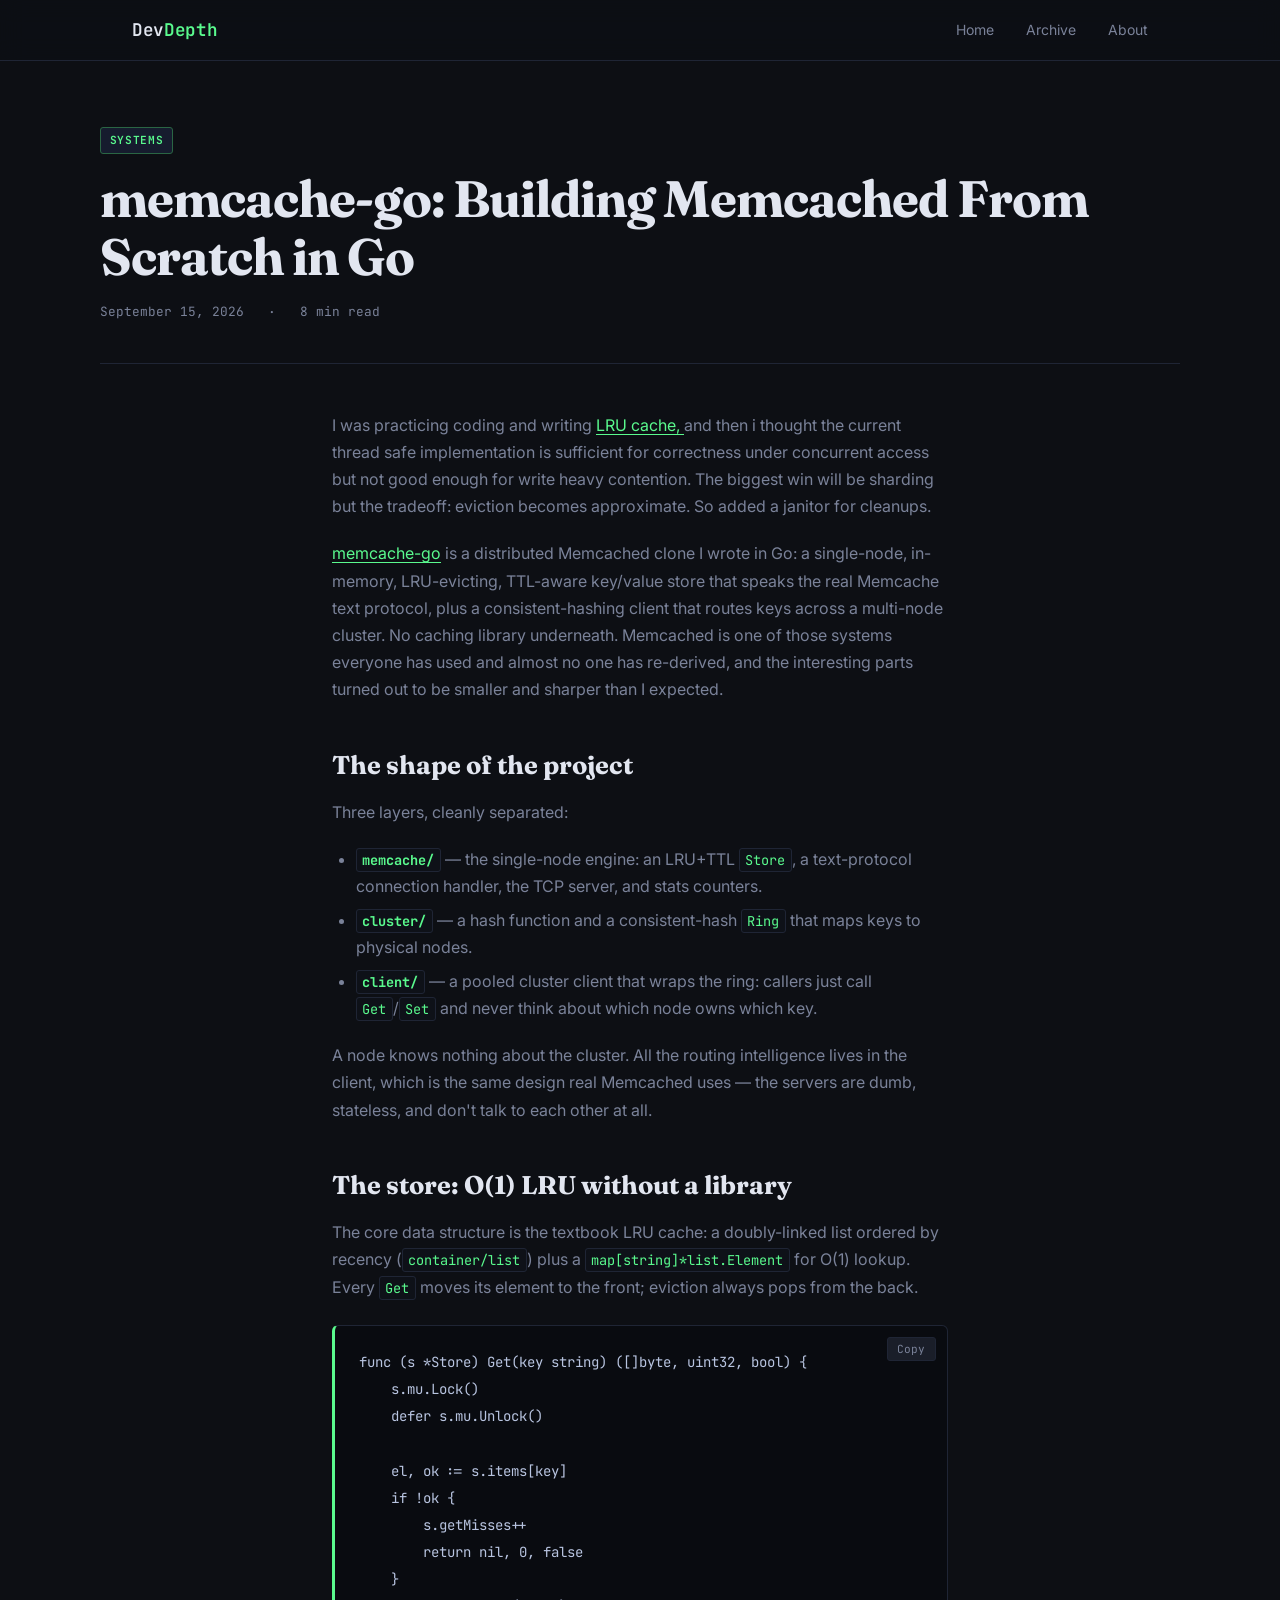
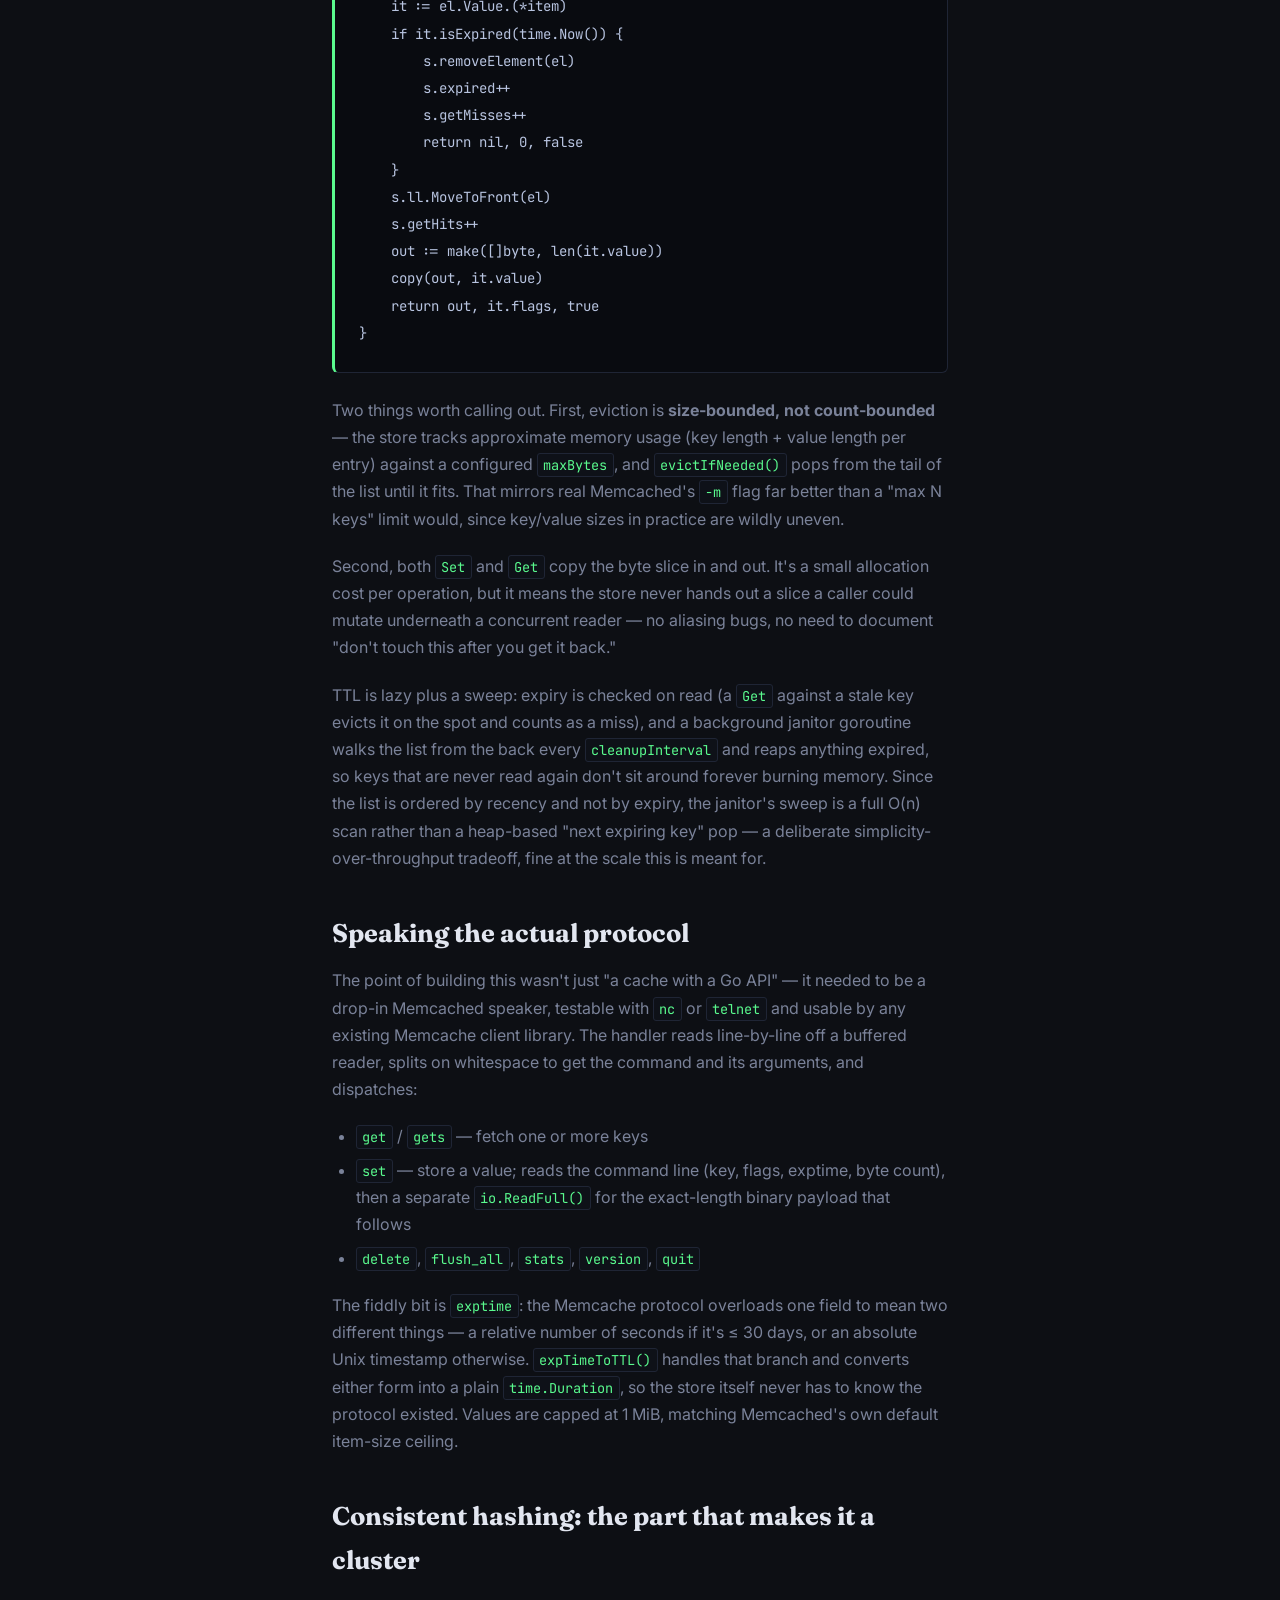
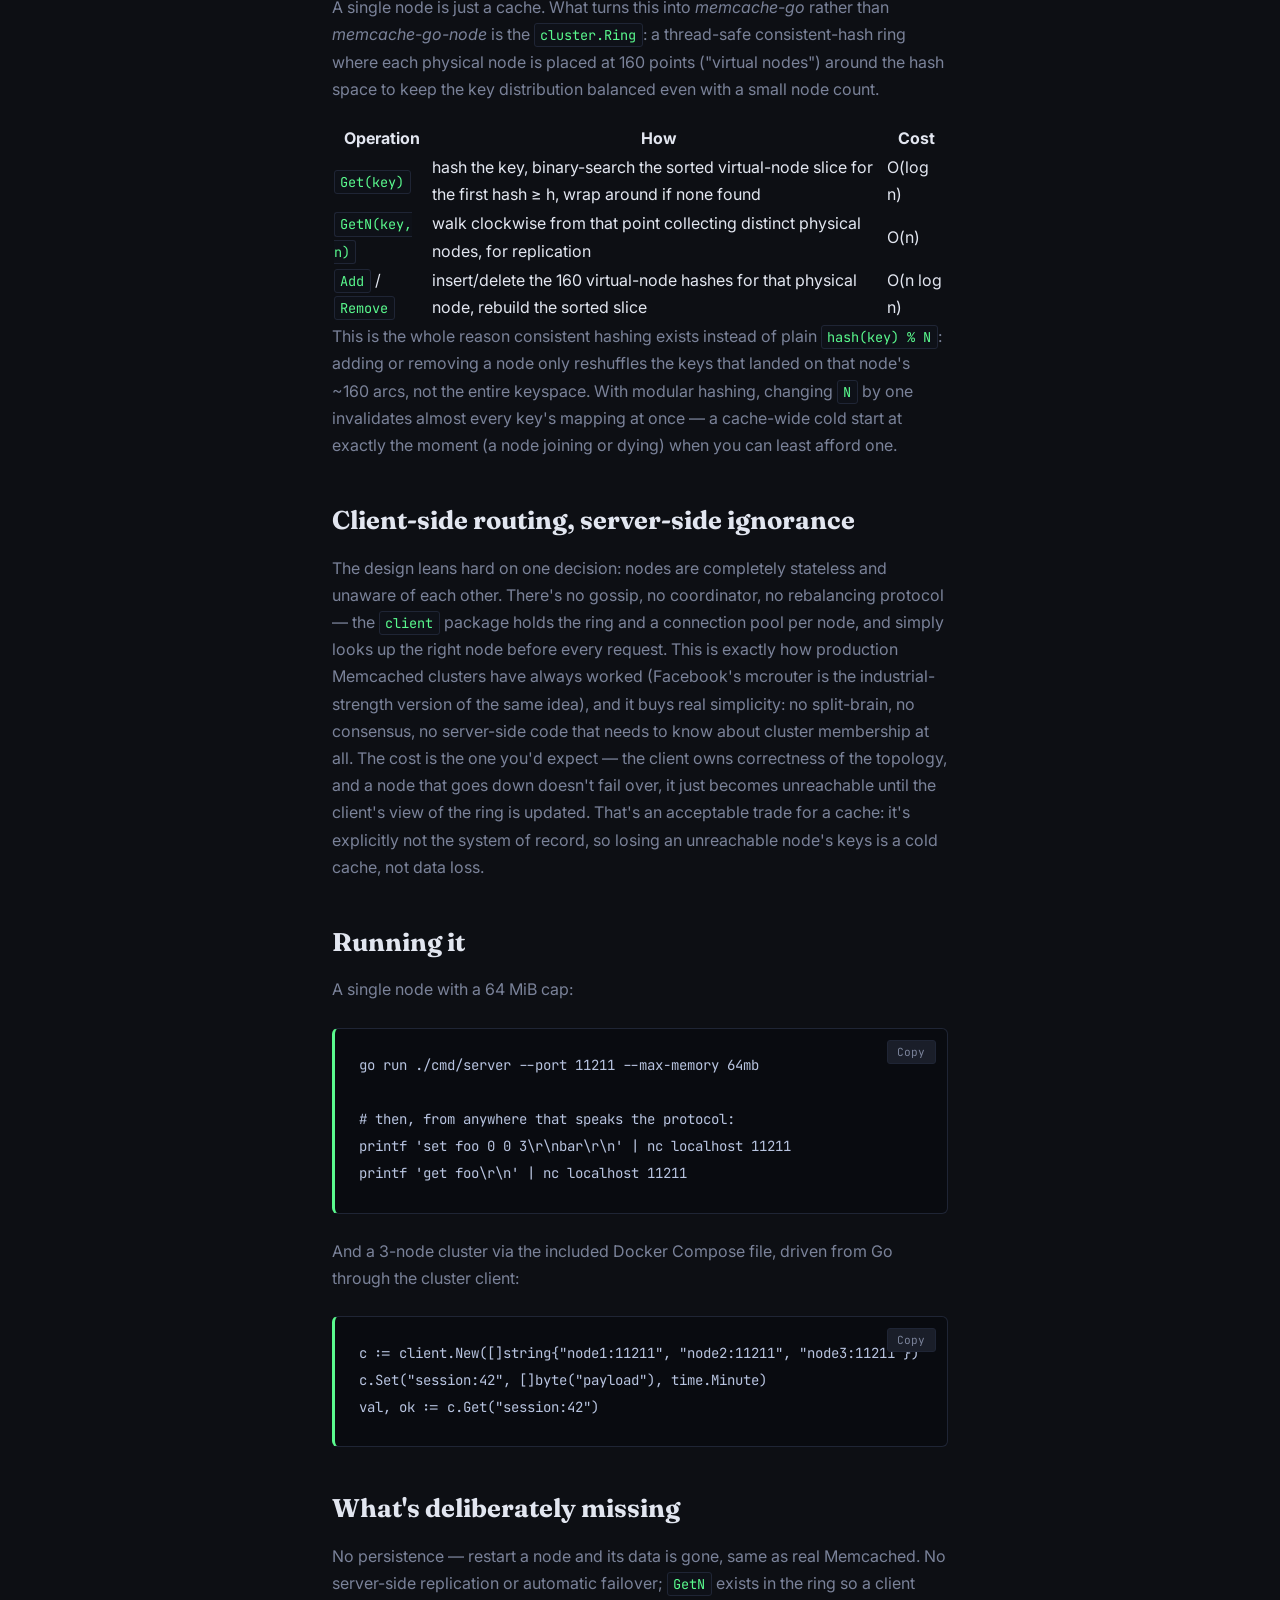
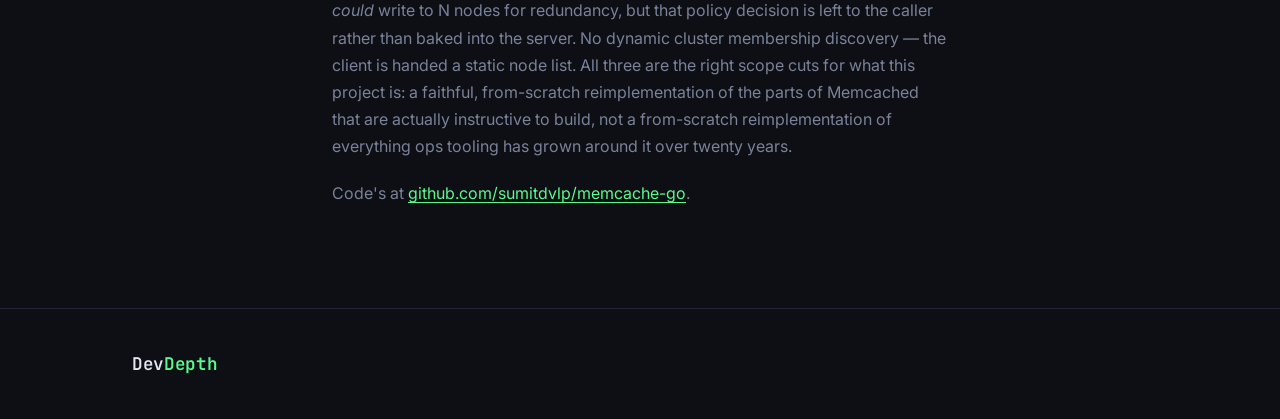
<file: posts/memcache-go.html>
<!DOCTYPE html>
<html lang="en">
<head>
  <meta charset="UTF-8" />
  <meta name="viewport" content="width=device-width, initial-scale=1.0" />
  <title>memcache-go: Building Memcached From Scratch in Go — DevDepth</title>
  <link rel="icon" type="image/png" sizes="32x32" href="../assets/favicon-32.png" />
  <link rel="apple-touch-icon" sizes="180x180" href="../assets/favicon-180.png" />
  <meta property="og:title" content="memcache-go: Building Memcached From Scratch in Go — DevDepth" />
  <meta property="og:type" content="article" />
  <meta property="og:url" content="https://sumitdvlp.github.io/posts/memcache-go.html" />
  <meta property="og:image" content="https://sumitdvlp.github.io/assets/og-image.png" />
  <meta name="twitter:card" content="summary_large_image" />
  <meta name="twitter:image" content="https://sumitdvlp.github.io/assets/og-image.png" />
  <link rel="stylesheet" href="../assets/css/main.css" />
  <link rel="preconnect" href="https://fonts.googleapis.com" />
  <link href="https://fonts.googleapis.com/css2?family=JetBrains+Mono:wght@400;600&family=Inter:wght@400;500;600&family=Fraunces:ital,wght@0,700;1,400&display=swap" rel="stylesheet" />
</head>
<body>

  <header class="site-header">
    <nav class="nav container">
      <a href="../index.html" class="nav-logo">Dev<span>Depth</span></a>
      <ul class="nav-links">
        <li><a href="../index.html">Home</a></li>
        <li><a href="../archive.html">Archive</a></li>
        <li><a href="../about.html">About</a></li>
      </ul>
    </nav>
  </header>

  <!-- ARTICLE HEADER -->
  <div class="article-header container">
    <span class="tag">Systems</span>
    <h1 class="article-title">memcache-go: Building Memcached From Scratch in Go</h1>
    <div class="article-meta">
      <span>September 15, 2026</span>
      <span>·</span>
      <span>8 min read</span>
    </div>
  </div>

  <!-- ARTICLE BODY -->
  <main class="article-body">

    <p>I was practicing coding and writing  <a href="https://github.com/sumitdvlp/patterns_in_python/blob/main/src/misc_ds/lru_cache.py"> LRU cache, </a> and then i thought the current thread safe implementation is  sufficient for correctness under concurrent access but not good enough for write heavy contention. The biggest win will be sharding but the tradeoff: eviction becomes approximate. So added a janitor for cleanups.</p>
    <p><a href="https://github.com/sumitdvlp/memcache-go" target="_blank" rel="noopener">memcache-go</a> is a distributed Memcached clone I wrote in Go: a single-node, in-memory, LRU-evicting, TTL-aware key/value store that speaks the real Memcache text protocol, plus a consistent-hashing client that routes keys across a multi-node cluster. No caching library underneath. Memcached is one of those systems everyone has used and almost no one has re-derived, and the interesting parts turned out to be smaller and sharper than I expected.</p>

    <h2>The shape of the project</h2>
    <p>Three layers, cleanly separated:</p>
    <ul>
      <li><strong><code>memcache/</code></strong> — the single-node engine: an LRU+TTL <code>Store</code>, a text-protocol connection handler, the TCP server, and stats counters.</li>
      <li><strong><code>cluster/</code></strong> — a hash function and a consistent-hash <code>Ring</code> that maps keys to physical nodes.</li>
      <li><strong><code>client/</code></strong> — a pooled cluster client that wraps the ring: callers just call <code>Get</code>/<code>Set</code> and never think about which node owns which key.</li>
    </ul>
    <p>A node knows nothing about the cluster. All the routing intelligence lives in the client, which is the same design real Memcached uses — the servers are dumb, stateless, and don't talk to each other at all.</p>

    <h2>The store: O(1) LRU without a library</h2>
    <p>The core data structure is the textbook LRU cache: a doubly-linked list ordered by recency (<code>container/list</code>) plus a <code>map[string]*list.Element</code> for O(1) lookup. Every <code>Get</code> moves its element to the front; eviction always pops from the back.</p>

    <pre><code>func (s *Store) Get(key string) ([]byte, uint32, bool) {
    s.mu.Lock()
    defer s.mu.Unlock()

    el, ok := s.items[key]
    if !ok {
        s.getMisses++
        return nil, 0, false
    }
    it := el.Value.(*item)
    if it.isExpired(time.Now()) {
        s.removeElement(el)
        s.expired++
        s.getMisses++
        return nil, 0, false
    }
    s.ll.MoveToFront(el)
    s.getHits++
    out := make([]byte, len(it.value))
    copy(out, it.value)
    return out, it.flags, true
}</code></pre>

    <p>Two things worth calling out. First, eviction is <strong>size-bounded, not count-bounded</strong> — the store tracks approximate memory usage (key length + value length per entry) against a configured <code>maxBytes</code>, and <code>evictIfNeeded()</code> pops from the tail of the list until it fits. That mirrors real Memcached's <code>-m</code> flag far better than a "max N keys" limit would, since key/value sizes in practice are wildly uneven.</p>
    <p>Second, both <code>Set</code> and <code>Get</code> copy the byte slice in and out. It's a small allocation cost per operation, but it means the store never hands out a slice a caller could mutate underneath a concurrent reader — no aliasing bugs, no need to document "don't touch this after you get it back."</p>
    <p>TTL is lazy plus a sweep: expiry is checked on read (a <code>Get</code> against a stale key evicts it on the spot and counts as a miss), and a background janitor goroutine walks the list from the back every <code>cleanupInterval</code> and reaps anything expired, so keys that are never read again don't sit around forever burning memory. Since the list is ordered by recency and not by expiry, the janitor's sweep is a full O(n) scan rather than a heap-based "next expiring key" pop — a deliberate simplicity-over-throughput tradeoff, fine at the scale this is meant for.</p>

    <h2>Speaking the actual protocol</h2>
    <p>The point of building this wasn't just "a cache with a Go API" — it needed to be a drop-in Memcached speaker, testable with <code>nc</code> or <code>telnet</code> and usable by any existing Memcache client library. The handler reads line-by-line off a buffered reader, splits on whitespace to get the command and its arguments, and dispatches:</p>
    <ul>
      <li><code>get</code> / <code>gets</code> — fetch one or more keys</li>
      <li><code>set</code> — store a value; reads the command line (key, flags, exptime, byte count), then a separate <code>io.ReadFull()</code> for the exact-length binary payload that follows</li>
      <li><code>delete</code>, <code>flush_all</code>, <code>stats</code>, <code>version</code>, <code>quit</code></li>
    </ul>
    <p>The fiddly bit is <code>exptime</code>: the Memcache protocol overloads one field to mean two different things — a relative number of seconds if it's ≤ 30 days, or an absolute Unix timestamp otherwise. <code>expTimeToTTL()</code> handles that branch and converts either form into a plain <code>time.Duration</code>, so the store itself never has to know the protocol existed. Values are capped at 1 MiB, matching Memcached's own default item-size ceiling.</p>

    <h2>Consistent hashing: the part that makes it a cluster</h2>
    <p>A single node is just a cache. What turns this into <em>memcache-go</em> rather than <em>memcache-go-node</em> is the <code>cluster.Ring</code>: a thread-safe consistent-hash ring where each physical node is placed at 160 points ("virtual nodes") around the hash space to keep the key distribution balanced even with a small node count.</p>

    <div class="table-wrap">
      <table>
        <thead>
          <tr>
            <th>Operation</th>
            <th>How</th>
            <th>Cost</th>
          </tr>
        </thead>
        <tbody>
          <tr>
            <td><code>Get(key)</code></td>
            <td>hash the key, binary-search the sorted virtual-node slice for the first hash ≥ h, wrap around if none found</td>
            <td>O(log n)</td>
          </tr>
          <tr>
            <td><code>GetN(key, n)</code></td>
            <td>walk clockwise from that point collecting distinct physical nodes, for replication</td>
            <td>O(n)</td>
          </tr>
          <tr>
            <td><code>Add</code> / <code>Remove</code></td>
            <td>insert/delete the 160 virtual-node hashes for that physical node, rebuild the sorted slice</td>
            <td>O(n log n)</td>
          </tr>
        </tbody>
      </table>
    </div>

    <p>This is the whole reason consistent hashing exists instead of plain <code>hash(key) % N</code>: adding or removing a node only reshuffles the keys that landed on that node's ~160 arcs, not the entire keyspace. With modular hashing, changing <code>N</code> by one invalidates almost every key's mapping at once — a cache-wide cold start at exactly the moment (a node joining or dying) when you can least afford one.</p>

    <h2>Client-side routing, server-side ignorance</h2>
    <p>The design leans hard on one decision: nodes are completely stateless and unaware of each other. There's no gossip, no coordinator, no rebalancing protocol — the <code>client</code> package holds the ring and a connection pool per node, and simply looks up the right node before every request. This is exactly how production Memcached clusters have always worked (Facebook's mcrouter is the industrial-strength version of the same idea), and it buys real simplicity: no split-brain, no consensus, no server-side code that needs to know about cluster membership at all. The cost is the one you'd expect — the client owns correctness of the topology, and a node that goes down doesn't fail over, it just becomes unreachable until the client's view of the ring is updated. That's an acceptable trade for a cache: it's explicitly not the system of record, so losing an unreachable node's keys is a cold cache, not data loss.</p>

    <h2>Running it</h2>
    <p>A single node with a 64 MiB cap:</p>
    <pre><code>go run ./cmd/server --port 11211 --max-memory 64mb

# then, from anywhere that speaks the protocol:
printf 'set foo 0 0 3\r\nbar\r\n' | nc localhost 11211
printf 'get foo\r\n' | nc localhost 11211</code></pre>
    <p>And a 3-node cluster via the included Docker Compose file, driven from Go through the cluster client:</p>
    <pre><code>c := client.New([]string{"node1:11211", "node2:11211", "node3:11211"})
c.Set("session:42", []byte("payload"), time.Minute)
val, ok := c.Get("session:42")</code></pre>

    <h2>What's deliberately missing</h2>
    <p>No persistence — restart a node and its data is gone, same as real Memcached. No server-side replication or automatic failover; <code>GetN</code> exists in the ring so a client <em>could</em> write to N nodes for redundancy, but that policy decision is left to the caller rather than baked into the server. No dynamic cluster membership discovery — the client is handed a static node list. All three are the right scope cuts for what this project is: a faithful, from-scratch reimplementation of the parts of Memcached that are actually instructive to build, not a from-scratch reimplementation of everything ops tooling has grown around it over twenty years.</p>

    <p>Code's at <a href="https://github.com/sumitdvlp/memcache-go" target="_blank" rel="noopener">github.com/sumitdvlp/memcache-go</a>.</p>

  </main>

  <footer class="site-footer">
    <div class="container footer-inner">
      <a href="../index.html" class="nav-logo">Dev<span>Depth</span></a>

    </div>
  </footer>

  <script src="../assets/js/main.js"></script>
</body>
</html>
</file>
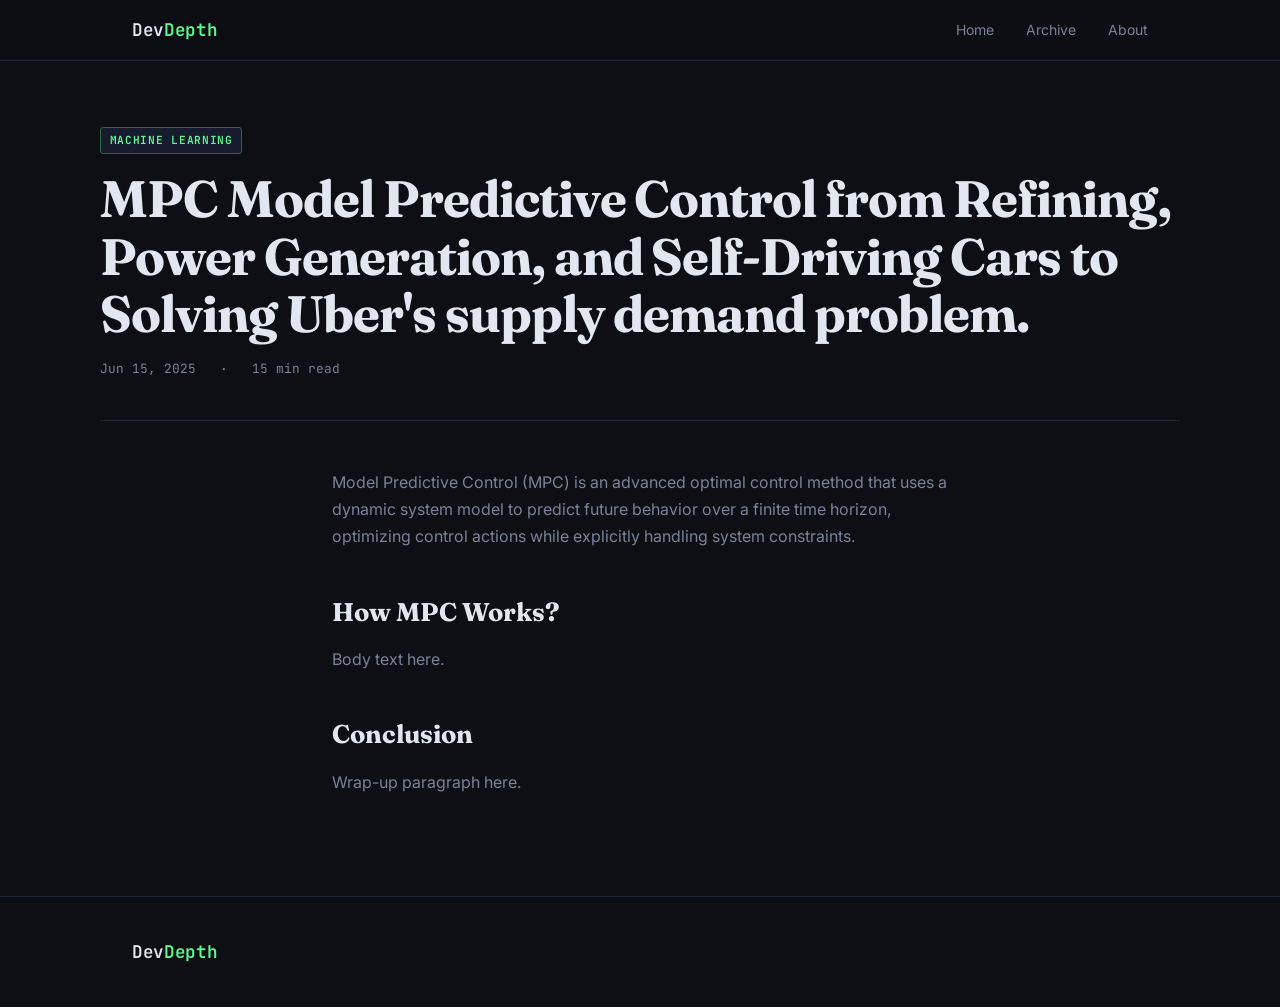
<file: posts/mpc.html>
<!DOCTYPE html>
<html lang="en">
<head>
  <meta charset="UTF-8" />
  <meta name="viewport" content="width=device-width, initial-scale=1.0" />
  <title>MPC Model Predictive Control — DevDepth</title>
  <!-- UPDATE: change title above -->
  <link rel="icon" type="image/png" sizes="32x32" href="../assets/favicon-32.png" />
  <link rel="apple-touch-icon" sizes="180x180" href="../assets/favicon-180.png" />
  <meta property="og:title" content="MPC Model Predictive Control — DevDepth" />
  <meta property="og:type" content="article" />
  <meta property="og:url" content="https://sumitdvlp.github.io/posts/mpc.html" />
  <meta property="og:image" content="https://sumitdvlp.github.io/assets/og-image.png" />
  <meta name="twitter:card" content="summary_large_image" />
  <meta name="twitter:image" content="https://sumitdvlp.github.io/assets/og-image.png" />
  <link rel="stylesheet" href="../assets/css/main.css" />
  <link rel="preconnect" href="https://fonts.googleapis.com" />
  <link href="https://fonts.googleapis.com/css2?family=JetBrains+Mono:wght@400;600&family=Inter:wght@400;500;600&family=Fraunces:ital,wght@0,700;1,400&display=swap" rel="stylesheet" />
</head>
<body>

  <header class="site-header">
    <nav class="nav container">
      <a href="../index.html" class="nav-logo">Dev<span>Depth</span></a>
      <ul class="nav-links">
        <li><a href="../index.html">Home</a></li>
        <li><a href="../archive.html">Archive</a></li>
        <li><a href="../about.html">About</a></li>
      </ul>
    </nav>
  </header>

  <!-- ═══ UPDATE these fields ═══════════════════════════════ -->
  <div class="article-header container">
    <span class="tag">Machine Learning</span>
    <h1 class="article-title">MPC Model Predictive Control from Refining, Power Generation, and Self-Driving Cars to Solving Uber's supply demand problem.</h1>
    <div class="article-meta">
      <span>Jun 15, 2025</span>
      <span>·</span>
      <span>15 min read</span>
    </div>
  </div>
  <!-- ════════════════════════════════════════════════════════ -->

  <main class="article-body">

    <p>Model Predictive Control (MPC) is an advanced optimal control method that uses a dynamic system model to predict future behavior over a finite time horizon, optimizing control actions while explicitly handling system constraints.</p>

    <!-- ── IMAGE ─────────────────────────────────────────────
    <div class="media-block">
      <img src="../assets/images/your-image.png" alt="Description of image" />
      <p class="media-caption">Fig 1. — Caption text here.</p>
    </div>
    ──────────────────────────────────────────────────────── -->

    <h2>How MPC Works?</h2>
    <p>Body text here.</p>

    <!-- ── CODE BLOCK ────────────────────────────────────────
    <pre><code>// your code here
const example = true;
</code></pre>
    ──────────────────────────────────────────────────────── -->

    <!-- ── SELF-HOSTED VIDEO ──────────────────────────────────
    <div class="media-block">
      <video controls preload="metadata">
        <source src="../assets/videos/your-video.mp4" type="video/mp4" />
      </video>
      <p class="media-caption">Caption for your video.</p>
    </div>
    ──────────────────────────────────────────────────────── -->

    <!-- ── YOUTUBE / VIMEO EMBED ─────────────────────────────
    <div class="video-embed">
      <iframe
        src="https://www.youtube.com/embed/VIDEO_ID"
        title="Video title"
        allow="accelerometer; autoplay; clipboard-write; encrypted-media; gyroscope; picture-in-picture"
        allowfullscreen
      ></iframe>
    </div>
    ──────────────────────────────────────────────────────── -->

    <h2>Conclusion</h2>
    <p>Wrap-up paragraph here.</p>

  </main>

  <footer class="site-footer">
    <div class="container footer-inner">
      <a href="../index.html" class="nav-logo">Dev<span>Depth</span></a>
      
    </div>
  </footer>

  <script src="../assets/js/main.js"></script>
</body>
</html>
</file>
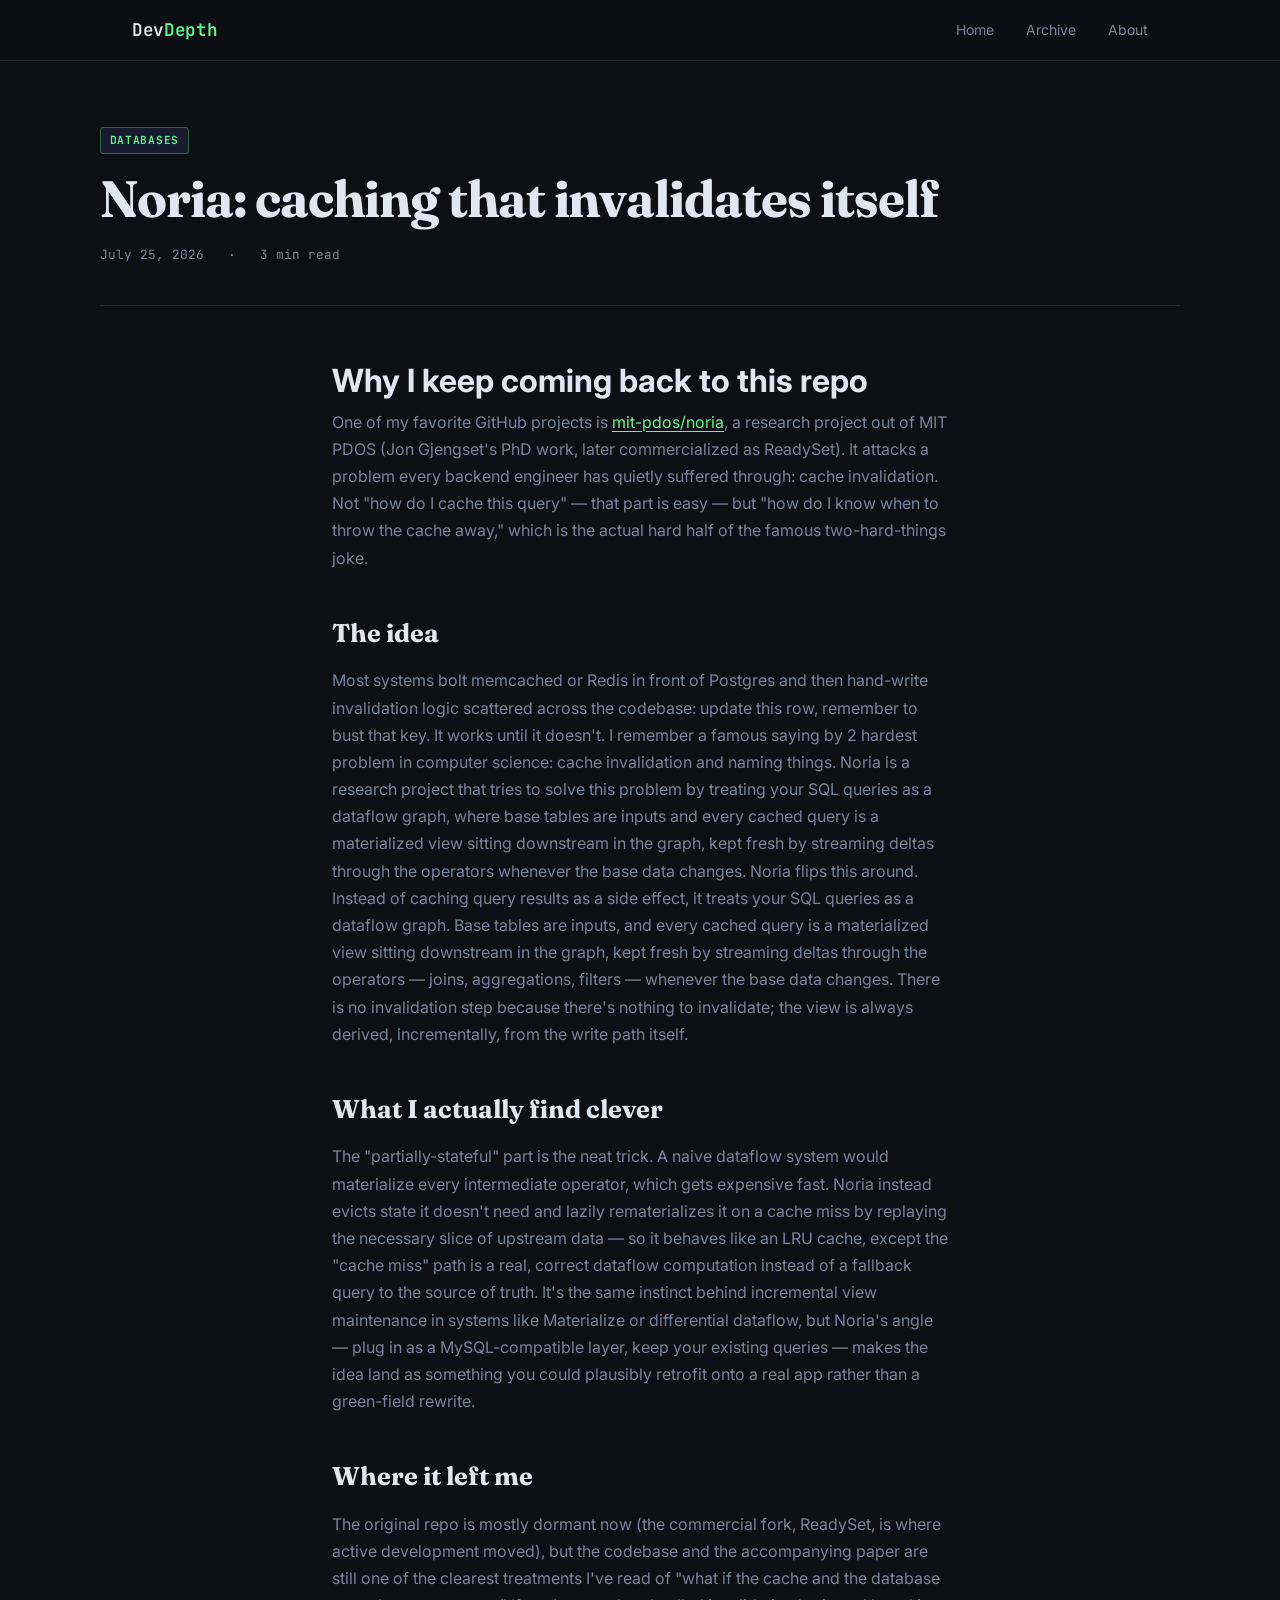
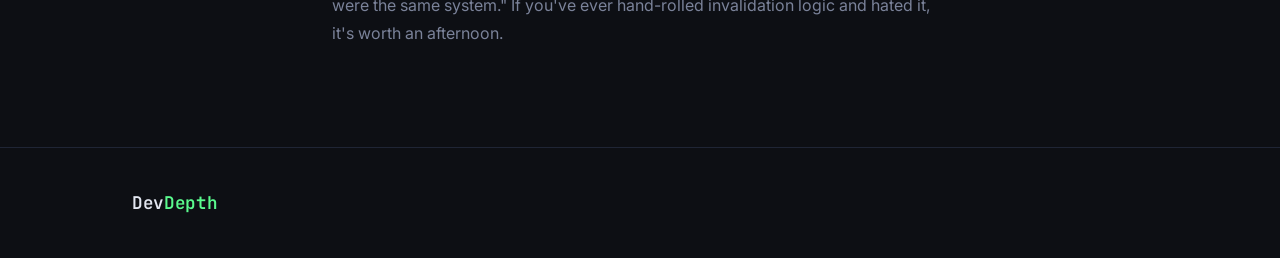
<file: posts/noria-dataflow.html>
<!DOCTYPE html>
<html lang="en">
<head>
  <meta charset="UTF-8" />
  <meta name="viewport" content="width=device-width, initial-scale=1.0" />
  <title>Noria: caching that invalidates itself — DevDepth</title>
  <link rel="icon" type="image/png" sizes="32x32" href="../assets/favicon-32.png" />
  <link rel="apple-touch-icon" sizes="180x180" href="../assets/favicon-180.png" />
  <meta property="og:title" content="Noria: caching that invalidates itself — DevDepth" />
  <meta property="og:type" content="article" />
  <meta property="og:url" content="https://sumitdvlp.github.io/posts/noria-dataflow.html" />
  <meta property="og:image" content="https://sumitdvlp.github.io/assets/og-image.png" />
  <meta name="twitter:card" content="summary_large_image" />
  <meta name="twitter:image" content="https://sumitdvlp.github.io/assets/og-image.png" />
  <link rel="stylesheet" href="../assets/css/main.css" />
  <link rel="preconnect" href="https://fonts.googleapis.com" />
  <link href="https://fonts.googleapis.com/css2?family=JetBrains+Mono:wght@400;600&family=Inter:wght@400;500;600&family=Fraunces:ital,wght@0,700;1,400&display=swap" rel="stylesheet" />
</head>
<body>

  <header class="site-header">
    <nav class="nav container">
      <a href="../index.html" class="nav-logo">Dev<span>Depth</span></a>
      <ul class="nav-links">
        <li><a href="../index.html">Home</a></li>
        <li><a href="../archive.html">Archive</a></li>
        <li><a href="../about.html">About</a></li>
      </ul>
    </nav>
  </header>

  <div class="article-header container">
    <span class="tag">Databases</span>
    <h1 class="article-title">Noria: caching that invalidates itself</h1>
    <div class="article-meta">
      <span>July 25, 2026</span>
      <span>·</span>
      <span>3 min read</span>
    </div>
  </div>

  <main class="article-body">
    <h1>Why I keep coming back to this repo</h1>
    <p>
      One of my favorite GitHub projects is <a href="https://github.com/mit-pdos/noria">mit-pdos/noria</a>, a research project out of MIT PDOS (Jon Gjengset's PhD work, later commercialized as ReadySet). It attacks a problem every backend engineer has quietly suffered through: cache invalidation. Not "how do I cache this query" — that part is easy — but "how do I know when to throw the cache away," which is the actual hard half of the famous two-hard-things joke.
    </p>

    <h2>The idea</h2>
    <p>
      Most systems bolt memcached or Redis in front of Postgres and then hand-write invalidation logic scattered across the codebase: update this row, remember to bust that key. It works until it doesn't. I remember a famous saying by 2 hardest problem in computer science: cache invalidation and naming things. Noria is a research project that tries to solve this problem by treating your SQL queries as a dataflow graph, where base tables are inputs and every cached query is a materialized view sitting downstream in the graph, kept fresh by streaming deltas through the operators whenever the base data changes.
      Noria flips this around. Instead of caching query results as a side effect, it treats your SQL queries as a dataflow graph. Base tables are inputs, and every cached query is a materialized view sitting downstream in the graph, kept fresh by streaming deltas through the operators — joins, aggregations, filters — whenever the base data changes. There is no invalidation step because there's nothing to invalidate; the view is always derived, incrementally, from the write path itself.
    </p>

    <h2>What I actually find clever</h2>
    <p>
      The "partially-stateful" part is the neat trick. A naive dataflow system would materialize every intermediate operator, which gets expensive fast. Noria instead evicts state it doesn't need and lazily rematerializes it on a cache miss by replaying the necessary slice of upstream data — so it behaves like an LRU cache, except the "cache miss" path is a real, correct dataflow computation instead of a fallback query to the source of truth.
      It's the same instinct behind incremental view maintenance in systems like Materialize or differential dataflow, but Noria's angle — plug in as a MySQL-compatible layer, keep your existing queries — makes the idea land as something you could plausibly retrofit onto a real app rather than a green-field rewrite.
    </p>

    <h2>Where it left me</h2>
    <p>
      The original repo is mostly dormant now (the commercial fork, ReadySet, is where active development moved), but the codebase and the accompanying paper are still one of the clearest treatments I've read of "what if the cache and the database were the same system." If you've ever hand-rolled invalidation logic and hated it, it's worth an afternoon.
    </p>
  </main>

  <footer class="site-footer">
    <div class="container footer-inner">
      <a href="../index.html" class="nav-logo">Dev<span>Depth</span></a>
    </div>
  </footer>

  <script src="../assets/js/main.js"></script>
</body>
</html>
</file>
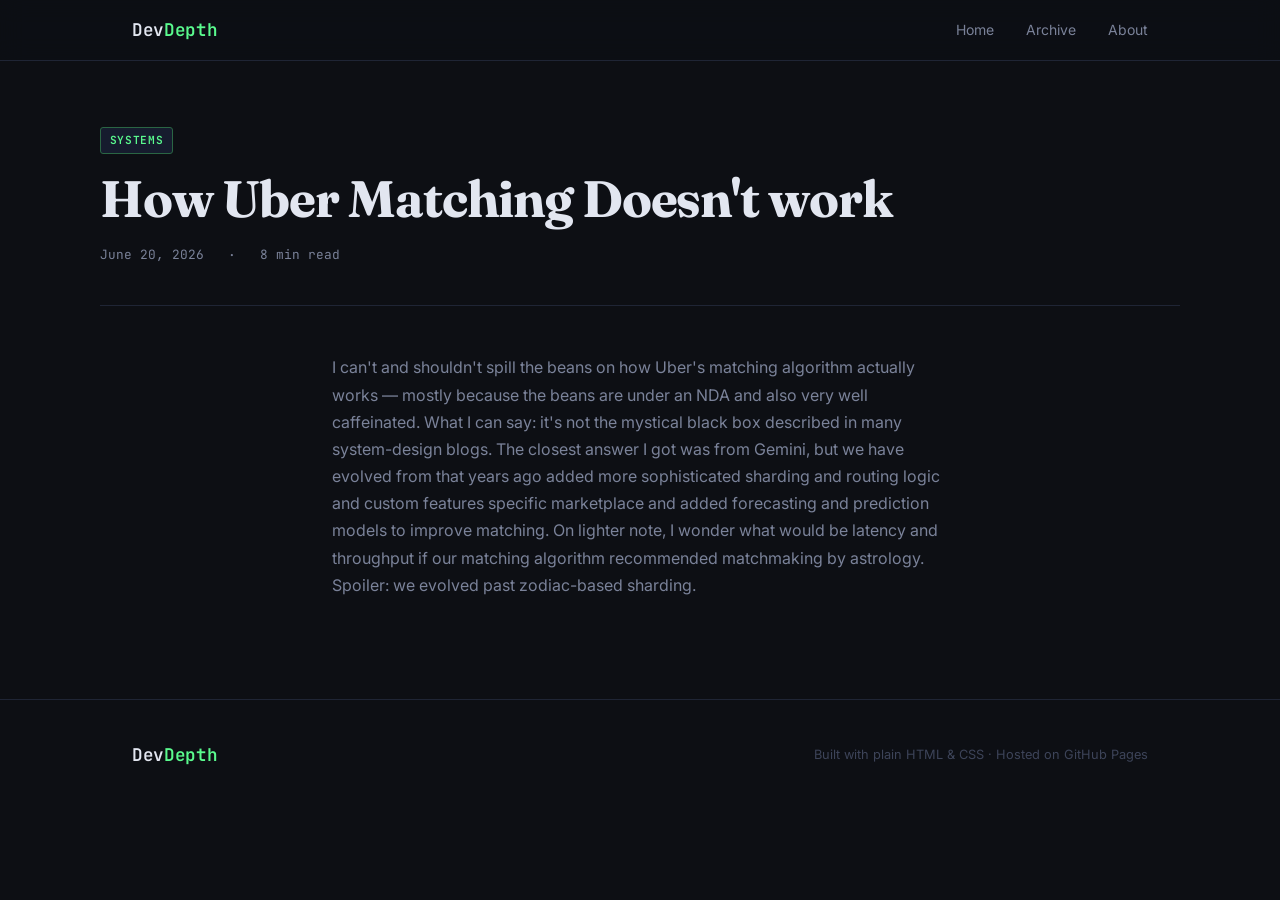
<file: posts/uber_matching.html>
<!DOCTYPE html>
<html lang="en">
<head>
  <meta charset="UTF-8" />
  <meta name="viewport" content="width=device-width, initial-scale=1.0" />
  <title>Getting Started — DevDepth</title>
  <link rel="stylesheet" href="../assets/css/main.css" />
  <link rel="preconnect" href="https://fonts.googleapis.com" />
  <link href="https://fonts.googleapis.com/css2?family=JetBrains+Mono:wght@400;600&family=Inter:wght@400;500;600&family=Fraunces:ital,wght@0,700;1,400&display=swap" rel="stylesheet" />
</head>
<body>

  <header class="site-header">
    <nav class="nav container">
      <a href="../index.html" class="nav-logo">Dev<span>Depth</span></a>
      <ul class="nav-links">
        <li><a href="../index.html">Home</a></li>
        <li><a href="../archive.html">Archive</a></li>
        <li><a href="../about.html">About</a></li>
      </ul>
    </nav>
  </header>

  <!-- ARTICLE HEADER -->
  <div class="article-header container">
    <span class="tag">Systems</span>
    <h1 class="article-title">How Uber Matching Doesn't work</h1>
    <div class="article-meta">
      <span>June 20, 2026</span>
      <span>·</span>
      <span>8 min read</span>
    </div>
  </div>

  <!-- ARTICLE BODY -->
  <main class="article-body">

    <p>
I can't and shouldn't spill the beans on how Uber's matching algorithm actually works — mostly because the beans are under an NDA and also very well caffeinated. What I can say: it's not the mystical black box described in many system-design blogs. The closest answer I got was from Gemini, but we have evolved from that years ago added more sophisticated sharding and routing logic and custom features specific marketplace and added forecasting and prediction models to improve matching.

          On lighter note, I wonder what would be latency and throughput if our matching algorithm recommended matchmaking by astrology. Spoiler: we evolved past zodiac-based sharding.
    </p>

  </main>

  <footer class="site-footer">
    <div class="container footer-inner">
      <a href="../index.html" class="nav-logo">Dev<span>Depth</span></a>
      <p>Built with plain HTML &amp; CSS · Hosted on GitHub Pages</p>
    </div>
  </footer>

  <script src="../assets/js/main.js"></script>
</body>
</html>
</file>
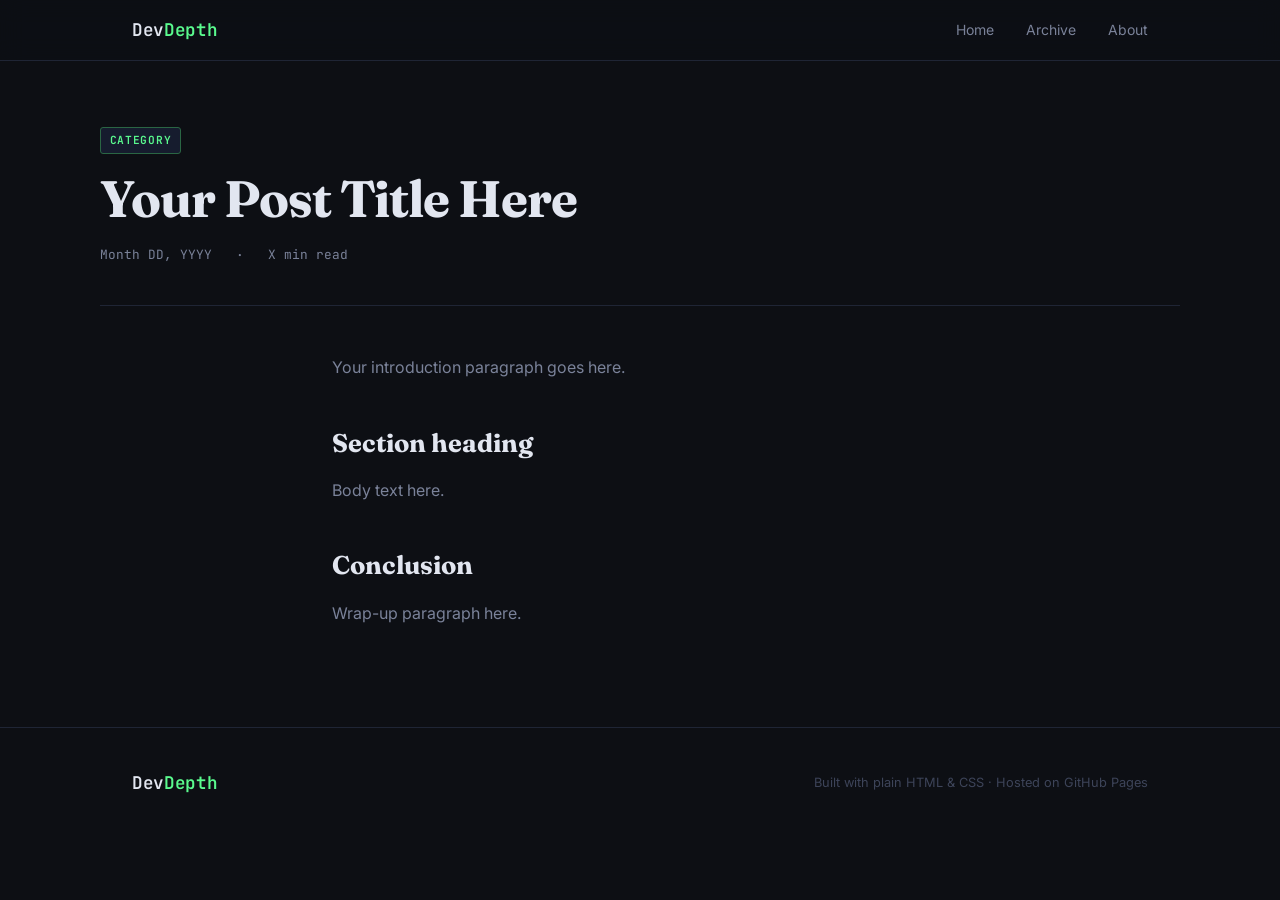
<file: templates/new-post.html>
<!DOCTYPE html>
<html lang="en">
<head>
  <meta charset="UTF-8" />
  <meta name="viewport" content="width=device-width, initial-scale=1.0" />
  <title>Post Title — DevDepth</title>
  <!-- UPDATE: change title above -->
  <link rel="stylesheet" href="../assets/css/main.css" />
  <link rel="preconnect" href="https://fonts.googleapis.com" />
  <link href="https://fonts.googleapis.com/css2?family=JetBrains+Mono:wght@400;600&family=Inter:wght@400;500;600&family=Fraunces:ital,wght@0,700;1,400&display=swap" rel="stylesheet" />
</head>
<body>

  <header class="site-header">
    <nav class="nav container">
      <a href="../index.html" class="nav-logo">Dev<span>Depth</span></a>
      <ul class="nav-links">
        <li><a href="../index.html">Home</a></li>
        <li><a href="../archive.html">Archive</a></li>
        <li><a href="../about.html">About</a></li>
      </ul>
    </nav>
  </header>

  <!-- ═══ UPDATE these fields ═══════════════════════════════ -->
  <div class="article-header container">
    <span class="tag">Category</span>
    <h1 class="article-title">Your Post Title Here</h1>
    <div class="article-meta">
      <span>Month DD, YYYY</span>
      <span>·</span>
      <span>X min read</span>
    </div>
  </div>
  <!-- ════════════════════════════════════════════════════════ -->

  <main class="article-body">

    <p>Your introduction paragraph goes here.</p>

    <!-- ── IMAGE ─────────────────────────────────────────────
    <div class="media-block">
      <img src="../assets/images/your-image.png" alt="Description of image" />
      <p class="media-caption">Fig 1. — Caption text here.</p>
    </div>
    ──────────────────────────────────────────────────────── -->

    <h2>Section heading</h2>
    <p>Body text here.</p>

    <!-- ── CODE BLOCK ────────────────────────────────────────
    <pre><code>// your code here
const example = true;
</code></pre>
    ──────────────────────────────────────────────────────── -->

    <!-- ── SELF-HOSTED VIDEO ──────────────────────────────────
    <div class="media-block">
      <video controls preload="metadata">
        <source src="../assets/videos/your-video.mp4" type="video/mp4" />
      </video>
      <p class="media-caption">Caption for your video.</p>
    </div>
    ──────────────────────────────────────────────────────── -->

    <!-- ── YOUTUBE / VIMEO EMBED ─────────────────────────────
    <div class="video-embed">
      <iframe
        src="https://www.youtube.com/embed/VIDEO_ID"
        title="Video title"
        allow="accelerometer; autoplay; clipboard-write; encrypted-media; gyroscope; picture-in-picture"
        allowfullscreen
      ></iframe>
    </div>
    ──────────────────────────────────────────────────────── -->

    <h2>Conclusion</h2>
    <p>Wrap-up paragraph here.</p>

  </main>

  <footer class="site-footer">
    <div class="container footer-inner">
      <a href="../index.html" class="nav-logo">Dev<span>Depth</span></a>
      <p>Built with plain HTML &amp; CSS · Hosted on GitHub Pages</p>
    </div>
  </footer>

  <script src="../assets/js/main.js"></script>
</body>
</html>
</file>
<file: assets/css/main.css>
/* ─── TOKENS ─────────────────────────────────────────────── */
:root {
  --bg:        #0d0f14;
  --bg-card:   #13161e;
  --bg-hover:  #1a1e29;
  --border:    #1f2535;
  --accent:    #5afa8e;   /* terminal green — the signature */
  --accent-dim:#2a6644;
  --text:      #e2e6f0;
  --text-muted:#7a8299;
  --text-faint:#3d4459;
  --tag-bg:    #161c2e;

  --font-display: 'Fraunces', Georgia, serif;
  --font-body:    'Inter', system-ui, sans-serif;
  --font-mono:    'JetBrains Mono', 'Fira Code', monospace;

  --radius: 6px;
  --max-w:  1080px;
  --gap:    clamp(1rem, 3vw, 2rem);
}

/* ─── RESET ──────────────────────────────────────────────── */
*, *::before, *::after { box-sizing: border-box; margin: 0; padding: 0; }
html { scroll-behavior: smooth; }
body {
  background: var(--bg);
  color: var(--text);
  font-family: var(--font-body);
  font-size: 1rem;
  line-height: 1.7;
  -webkit-font-smoothing: antialiased;
}
a { color: inherit; text-decoration: none; }
img, video { max-width: 100%; display: block; }

/* ─── LAYOUT ─────────────────────────────────────────────── */
.container { max-width: var(--max-w); margin: 0 auto; padding: 0 var(--gap); }
.section    { padding: 4rem 0; }

/* ─── NAV ────────────────────────────────────────────────── */
.site-header {
  position: sticky; top: 0; z-index: 100;
  border-bottom: 1px solid var(--border);
  background: rgba(13,15,20,.85);
  backdrop-filter: blur(12px);
}
.nav {
  display: flex; align-items: center; justify-content: space-between;
  height: 60px;
}
.nav-logo {
  font-family: var(--font-mono);
  font-weight: 600;
  font-size: 1.1rem;
  letter-spacing: -.02em;
  color: var(--text);
}
.nav-logo span { color: var(--accent); }
.nav-links { display: flex; gap: 2rem; list-style: none; }
.nav-links a {
  font-size: .875rem;
  color: var(--text-muted);
  transition: color .2s;
}
.nav-links a:hover,
.nav-links a.active { color: var(--text); }

/* ─── HERO ───────────────────────────────────────────────── */
.hero {
  padding: clamp(4rem, 10vw, 8rem) 0 clamp(3rem, 6vw, 5rem);
  border-bottom: 1px solid var(--border);
  position: relative;
  overflow: hidden;
}
/* subtle grid texture — the one aesthetic risk */
.hero::before {
  content: '';
  position: absolute; inset: 0;
  background-image:
    linear-gradient(var(--border) 1px, transparent 1px),
    linear-gradient(90deg, var(--border) 1px, transparent 1px);
  background-size: 48px 48px;
  opacity: .35;
  pointer-events: none;
}
.hero-inner { position: relative; max-width: 680px; }
.hero-eyebrow {
  display: flex; align-items: center; gap: .5rem;
  font-family: var(--font-mono);
  font-size: .8rem;
  color: var(--accent);
  letter-spacing: .08em;
  text-transform: uppercase;
  margin-bottom: 1.25rem;
}
.dot {
  width: 8px; height: 8px; border-radius: 50%;
  background: var(--accent);
  animation: pulse 2s ease-in-out infinite;
}
@keyframes pulse {
  0%, 100% { opacity: 1; transform: scale(1); }
  50%       { opacity: .5; transform: scale(.8); }
}
.hero-title {
  font-family: var(--font-display);
  font-size: clamp(2.5rem, 6vw, 4.5rem);
  font-weight: 700;
  line-height: 1.08;
  letter-spacing: -.02em;
  color: var(--text);
  margin-bottom: 1.25rem;
}
.hero-title em {
  font-style: italic;
  font-weight: 400;
  color: var(--accent);
}
.hero-sub {
  font-size: 1.1rem;
  color: var(--text-muted);
  max-width: 500px;
}

/* ─── SECTION LABEL ──────────────────────────────────────── */
.section-label {
  font-family: var(--font-mono);
  font-size: .75rem;
  letter-spacing: .12em;
  text-transform: uppercase;
  color: var(--text-faint);
  margin-bottom: 1.5rem;
  padding-bottom: .75rem;
  border-bottom: 1px solid var(--border);
}

/* ─── TAGS ───────────────────────────────────────────────── */
.tag {
  display: inline-block;
  font-family: var(--font-mono);
  font-size: .7rem;
  font-weight: 600;
  letter-spacing: .06em;
  text-transform: uppercase;
  padding: .2rem .55rem;
  border-radius: 3px;
  background: var(--tag-bg);
  color: var(--accent);
  border: 1px solid var(--accent-dim);
}

/* ─── POST CARDS ─────────────────────────────────────────── */
.post-card {
  background: var(--bg-card);
  border: 1px solid var(--border);
  border-radius: var(--radius);
  padding: 1.75rem;
  transition: border-color .2s, background .2s, transform .2s;
}
.post-card:hover {
  border-color: var(--accent-dim);
  background: var(--bg-hover);
  transform: translateY(-2px);
}
.post-card--featured {
  border-color: var(--accent-dim);
  padding: 2.5rem;
  margin-bottom: 0;
}
.post-card__meta {
  display: flex; align-items: center; gap: .75rem;
  margin-bottom: 1rem;
}
.post-date {
  font-family: var(--font-mono);
  font-size: .75rem;
  color: var(--text-faint);
}
.post-card__title {
  font-family: var(--font-display);
  font-size: 1.4rem;
  font-weight: 700;
  line-height: 1.25;
  margin-bottom: .75rem;
}
.post-card--featured .post-card__title { font-size: clamp(1.5rem, 3vw, 2rem); }
.post-card__title a { transition: color .2s; }
.post-card__title a:hover { color: var(--accent); }
.post-card__excerpt { color: var(--text-muted); margin-bottom: 1.25rem; }

.btn-read {
  display: inline-block;
  font-family: var(--font-mono);
  font-size: .8rem;
  font-weight: 600;
  color: var(--bg);
  background: var(--accent);
  padding: .5rem 1.1rem;
  border-radius: 3px;
  transition: opacity .2s;
}
.btn-read:hover { opacity: .85; }

.post-link {
  font-family: var(--font-mono);
  font-size: .8rem;
  color: var(--accent);
  transition: letter-spacing .2s;
}
.post-link:hover { letter-spacing: .04em; }

/* ─── POST GRID ──────────────────────────────────────────── */
.post-grid {
  display: grid;
  grid-template-columns: repeat(auto-fill, minmax(300px, 1fr));
  gap: 1.25rem;
}

/* ─── FOOTER ─────────────────────────────────────────────── */
.site-footer {
  border-top: 1px solid var(--border);
  padding: 2.5rem 0;
  margin-top: 2rem;
}
.footer-inner {
  display: flex; align-items: center; justify-content: space-between;
  flex-wrap: wrap; gap: 1rem;
}
.footer-inner p { font-size: .8rem; color: var(--text-faint); }

/* ─── ARTICLE PAGE ───────────────────────────────────────── */
.article-header {
  padding: 4rem 0 2.5rem;
  border-bottom: 1px solid var(--border);
}
.article-header .tag { margin-bottom: 1rem; display: inline-block; }
.article-title {
  font-family: var(--font-display);
  font-size: clamp(2rem, 5vw, 3.2rem);
  font-weight: 700;
  line-height: 1.12;
  letter-spacing: -.02em;
  margin-bottom: 1rem;
}
.article-meta {
  display: flex; align-items: center; gap: 1.5rem;
  font-family: var(--font-mono);
  font-size: .8rem;
  color: var(--text-muted);
}

/* ─── ARTICLE BODY ───────────────────────────────────────── */
.article-body {
  max-width: 680px;
  margin: 0 auto;
  padding: 3rem var(--gap);
}
.article-body h2 {
  font-family: var(--font-display);
  font-size: 1.6rem;
  margin: 2.5rem 0 .75rem;
  color: var(--text);
}
.article-body h3 {
  font-family: var(--font-display);
  font-size: 1.2rem;
  margin: 2rem 0 .5rem;
  color: var(--text);
}
.article-body p { color: var(--text-muted); margin-bottom: 1.25rem; }
.article-body a { color: var(--accent); text-decoration: underline; text-underline-offset: 3px; }
.article-body ul, .article-body ol { padding-left: 1.5rem; color: var(--text-muted); margin-bottom: 1.25rem; }
.article-body li { margin-bottom: .4rem; }

/* ─── CODE BLOCKS ────────────────────────────────────────── */
.article-body pre {
  background: #090b10;
  border: 1px solid var(--border);
  border-left: 3px solid var(--accent);
  border-radius: var(--radius);
  padding: 1.5rem;
  overflow-x: auto;
  margin: 1.5rem 0;
  position: relative;
}
.article-body pre code {
  font-family: var(--font-mono);
  font-size: .875rem;
  color: #b8c4e0;
  line-height: 1.65;
}
.article-body code:not(pre code) {
  font-family: var(--font-mono);
  font-size: .85em;
  background: #0e1118;
  border: 1px solid var(--border);
  padding: .15em .4em;
  border-radius: 3px;
  color: var(--accent);
}

/* Copy button on code blocks */
.code-wrap { position: relative; }
.copy-btn {
  position: absolute; top: .75rem; right: .75rem;
  font-family: var(--font-mono);
  font-size: .7rem;
  background: var(--bg-hover);
  border: 1px solid var(--border);
  color: var(--text-muted);
  padding: .25rem .6rem;
  border-radius: 3px;
  cursor: pointer;
  transition: color .2s, border-color .2s;
}
.copy-btn:hover { color: var(--accent); border-color: var(--accent-dim); }

/* ─── MEDIA EMBEDS ───────────────────────────────────────── */
.article-body .media-block {
  margin: 2rem 0;
  border-radius: var(--radius);
  overflow: hidden;
  border: 1px solid var(--border);
}
.article-body .media-block img {
  width: 100%;
  object-fit: cover;
}
.article-body .media-block video {
  width: 100%;
  display: block;
  background: #000;
}
.media-caption {
  font-family: var(--font-mono);
  font-size: .75rem;
  color: var(--text-faint);
  padding: .6rem 1rem;
  background: var(--bg-card);
  border-top: 1px solid var(--border);
}
/* Responsive video embed (YouTube/Vimeo) */
.video-embed {
  position: relative;
  padding-bottom: 56.25%;
  height: 0;
  overflow: hidden;
  border-radius: var(--radius);
  border: 1px solid var(--border);
  margin: 2rem 0;
}
.video-embed iframe {
  position: absolute;
  top: 0; left: 0;
  width: 100%; height: 100%;
  border: 0;
}

/* ─── ARCHIVE / ABOUT ────────────────────────────────────── */
.page-header {
  padding: 4rem 0 2.5rem;
  border-bottom: 1px solid var(--border);
}
.page-title {
  font-family: var(--font-display);
  font-size: clamp(2rem, 4vw, 3rem);
  font-weight: 700;
}
.archive-list { list-style: none; padding: 0; }
.archive-item {
  display: flex; align-items: baseline;
  gap: 1rem;
  padding: 1.1rem 0;
  border-bottom: 1px solid var(--border);
  transition: padding-left .2s;
}
.archive-item:hover { padding-left: .5rem; }
.archive-item time {
  font-family: var(--font-mono);
  font-size: .75rem;
  color: var(--text-faint);
  min-width: 90px;
}
.archive-item a { font-size: 1rem; transition: color .2s; }
.archive-item a:hover { color: var(--accent); }

/* ─── RESPONSIVE ─────────────────────────────────────────── */
@media (max-width: 600px) {
  .nav-links { gap: 1.25rem; }
  .post-card--featured { padding: 1.5rem; }
  .footer-inner { flex-direction: column; }
  .post-grid { grid-template-columns: 1fr; }
}

@media (prefers-reduced-motion: reduce) {
  *, *::before, *::after { animation: none !important; transition: none !important; }
}
</file>
